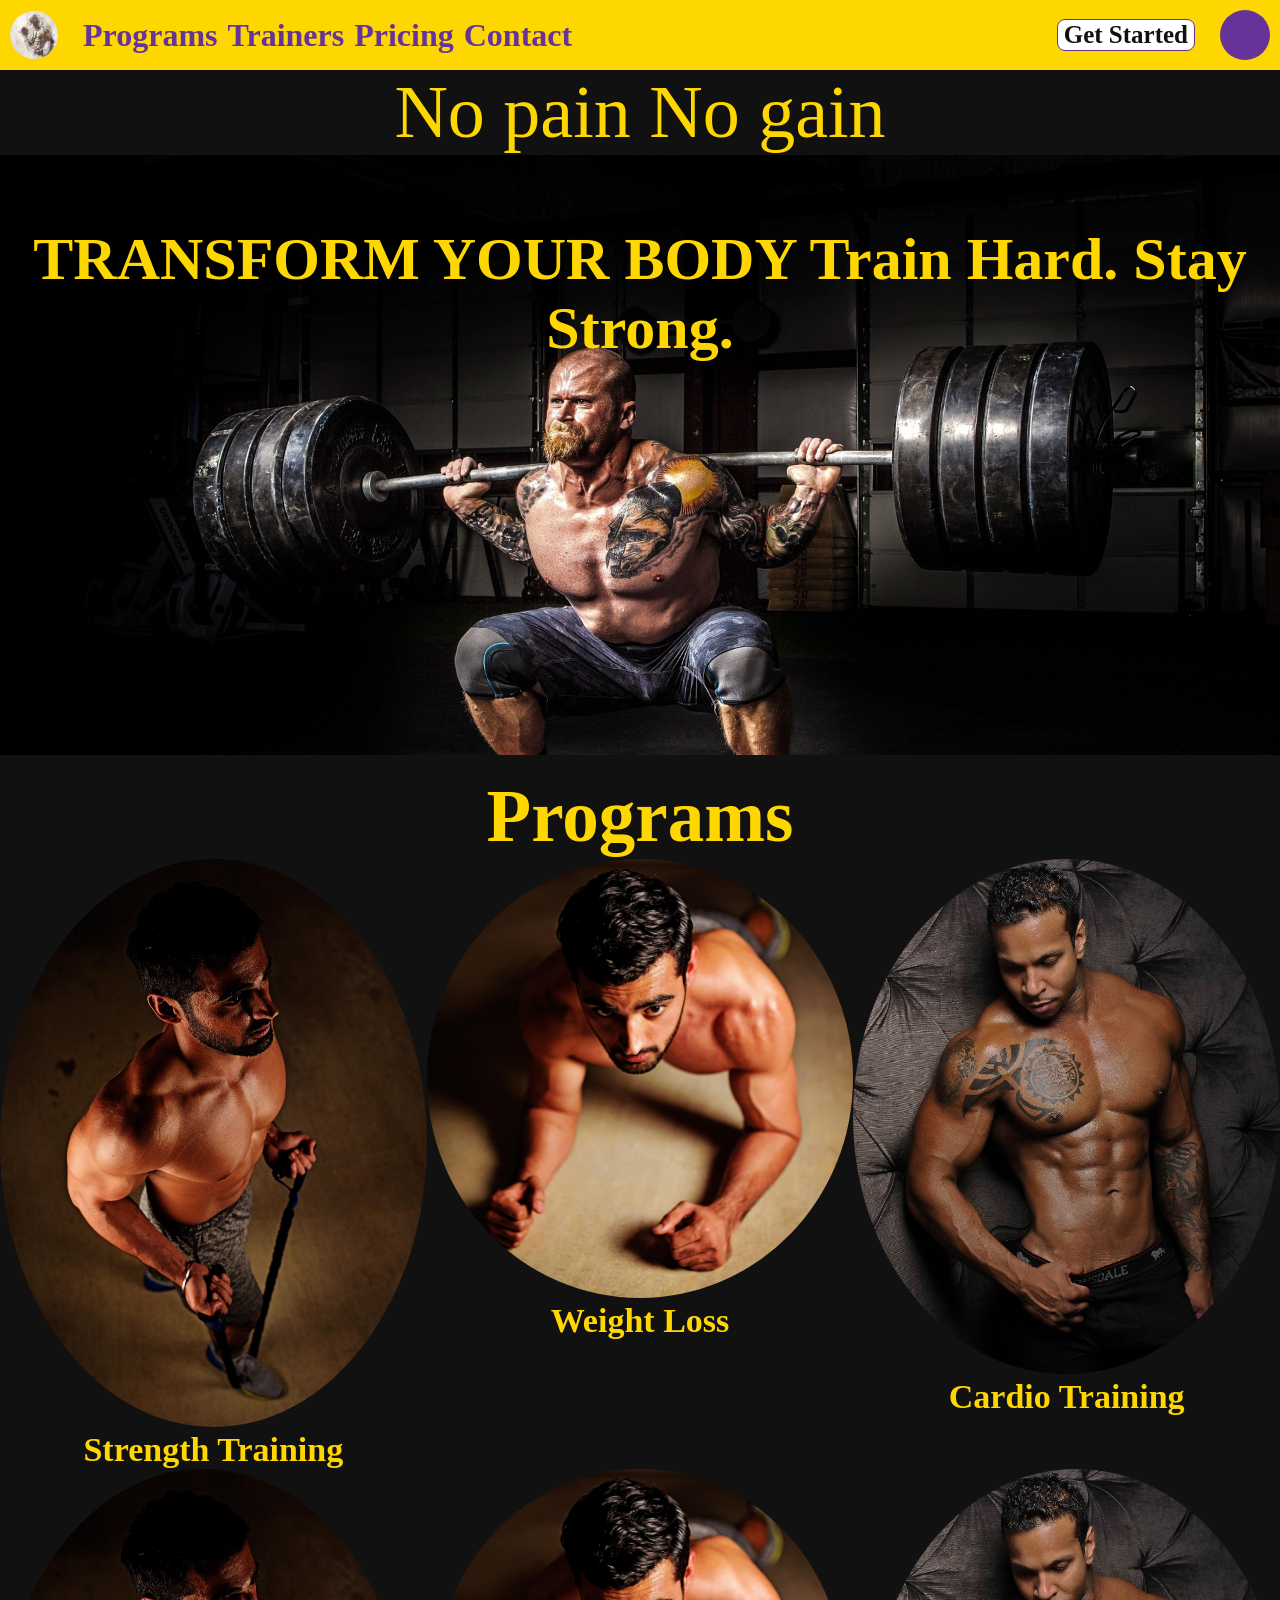
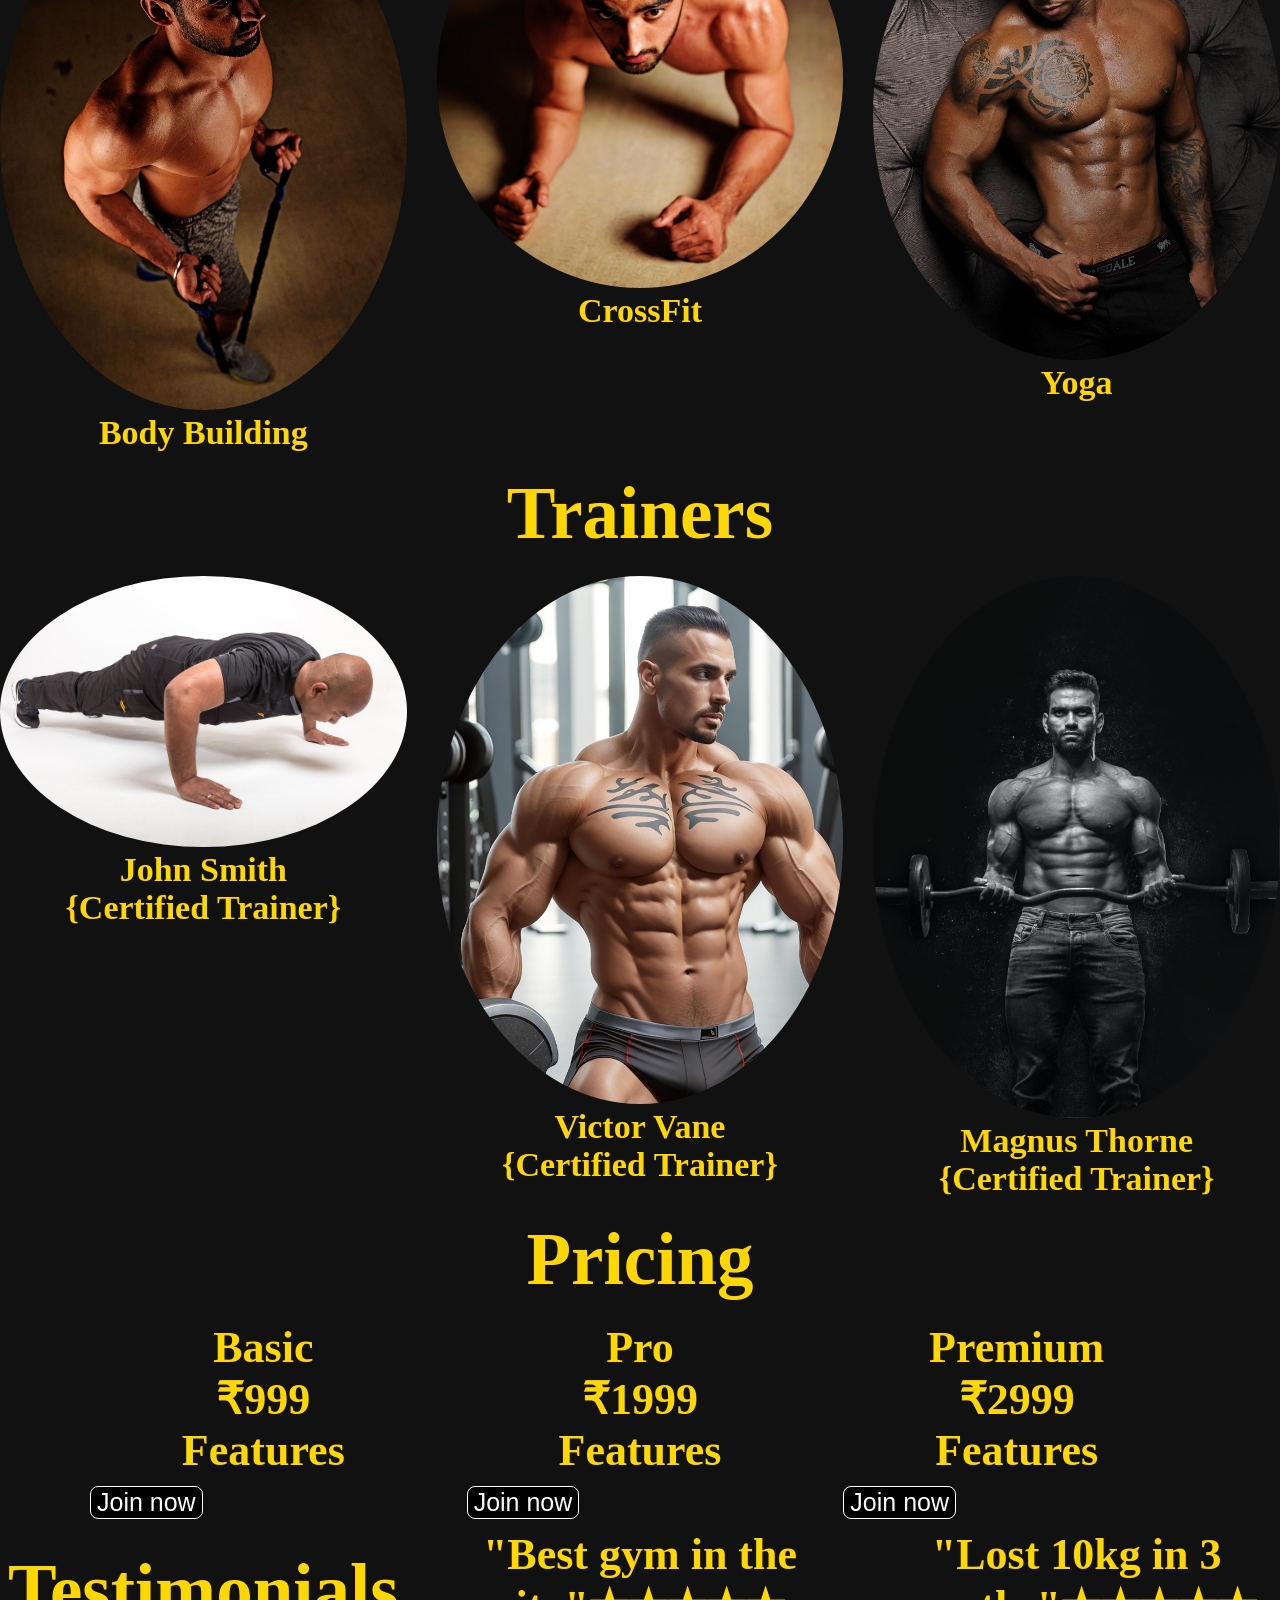
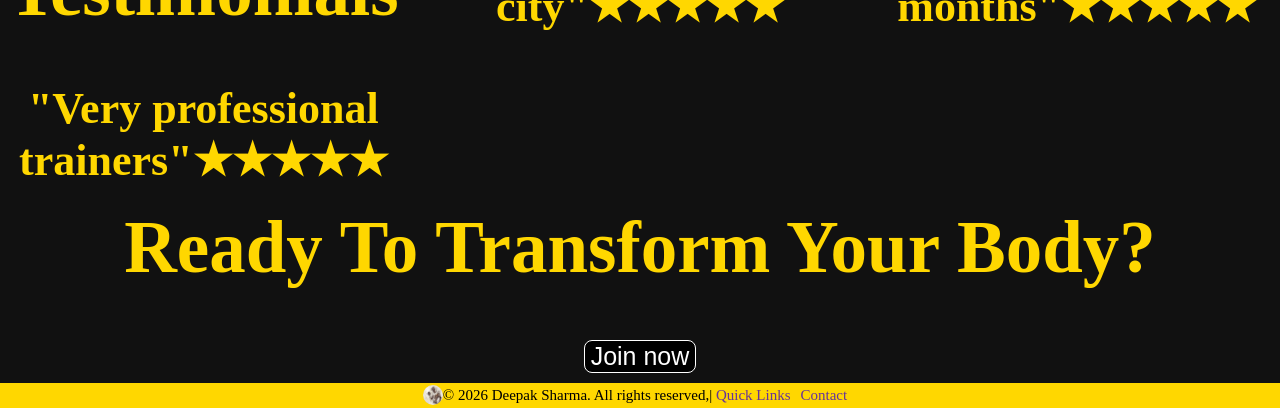
<file: index.html>
<!DOCTYPE html>
<html lang="en">
<head>
    <meta charset="UTF-8">
    <meta name="viewport" content="width=device-width, initial-scale=1.0">
    <title>Gym-Website</title>
    <link href="style.css" rel="stylesheet">
</head>
<body>
    <div class="header">
    <div class="left">
    <img src="gym.jpg" class="small-image">
    <ul>
        <li><a href="programs.html">Programs</a></li>
        <li><a href="#"><a href="trainers.html">Trainers</li></a>
        <li><a href="#"><a href="pricing.html">Pricing</li></a>
        <li><a href="#"><a href="contact.html">Contact</a></li>
    </ul>
    </div>
    <div class="right">
    <button class="start">Get Started</button>
    <div class="profile-image"></div>
    </div>
    </div>
    <div class="title"> No pain No gain</div>

    <div class="container">
    <div class="header2"> TRANSFORM YOUR BODY
Train Hard. Stay Strong.
    </div>
    </div>
   
      <div class="title1">Programs</div>
      <div class="container2">



    <div class="info">
    <img src="gym5.jpg" class="poster">
    <div class="text1">Strength Training</div>
    </div>
     <div class="info">
    <img src="gym6.jpg" class="poster">
    <div class="text1">Weight Loss</div>
    </div>
     <div class="info">
    <img src="gym8.jpg" class="poster">
    <div class="text1">Cardio Training</div>
    </div>
    </div>
   

      <div class="container3">

    <div class="info">
    <img src="gym5.jpg" class="poster">
    <div class="text1">Body Building</div>
    </div>
     <div class="info">
    <img src="gym6.jpg" class="poster">
    <div class="text1">CrossFit</div>
    </div>
     <div class="info">
    <img src="gym8.jpg" class="poster">
    <div class="text1">Yoga</div>
    </div>
    </div>
    <div class="title2">Trainers</div>

     <div class="container3">

    <div class="info">
    <img src="gym9.jpg" class="poster">
   
    <div class="text1">John Smith</div>
    <div class="text1">{Certified Trainer}</div>
    </div>
     <div class="info">
    <img src="gym14.jpg" class="poster">
    <div class="text1">Victor Vane</div>
     <div class="text1">{Certified Trainer}</div>
    </div>
     <div class="info">
    <img src="gym12.png" class="poster">
    <div class="text1">Magnus Thorne</div>
     <div class="text1">{Certified Trainer}</div>
    </div>
    </div>
     <div class="title2">Pricing</div>
     <div class="container4">

    <div class="info">
    <div class="text3">Basic</div>
     <div class="text3">₹999 </div>
      <div class="text3">Features</div>
      <button class="join">Join now</button>
    
    </div>
   
     <div class="info">
         <div class="text3">Pro</div>
          <div class="text3">₹1999 </div>
      <div class="text3">Features</div>
      <button class="join">Join now</button>
  
    </div>
     <div class="info">
         <div class="text3"> Premium</div>
          <div class="text3">₹2999 </div>
      <div class="text3">Features</div>
      <button class="join">Join now</button>
 
    </div>
    </div>
     <div class="conatiner5">
    <div class="title3">Testimonials</div>
    <div class="text3">"Best gym in the city"★★★★★</div>
    <div class="text3">"Lost 10kg in 3 months"★★★★★</div>
    <div class="text3">"Very professional trainers"★★★★★</div>
     </div>
     

       <div class="container6">
    
    <div class="title3">Ready To Transform Your Body?</div>
    <button class="join2">Join now</button>
     </div>
     <div class="footer">
       <img src="gym.jpg" class="small-image2">
  © 2026 Deepak Sharma. All rights reserved,
   <div class="links">| <a href="index.html">Quick Links</a></div>
   <div class="links"><a href="contact.html">Contact</div>
     </div>
    


       
   
</body>
</html>
</file>
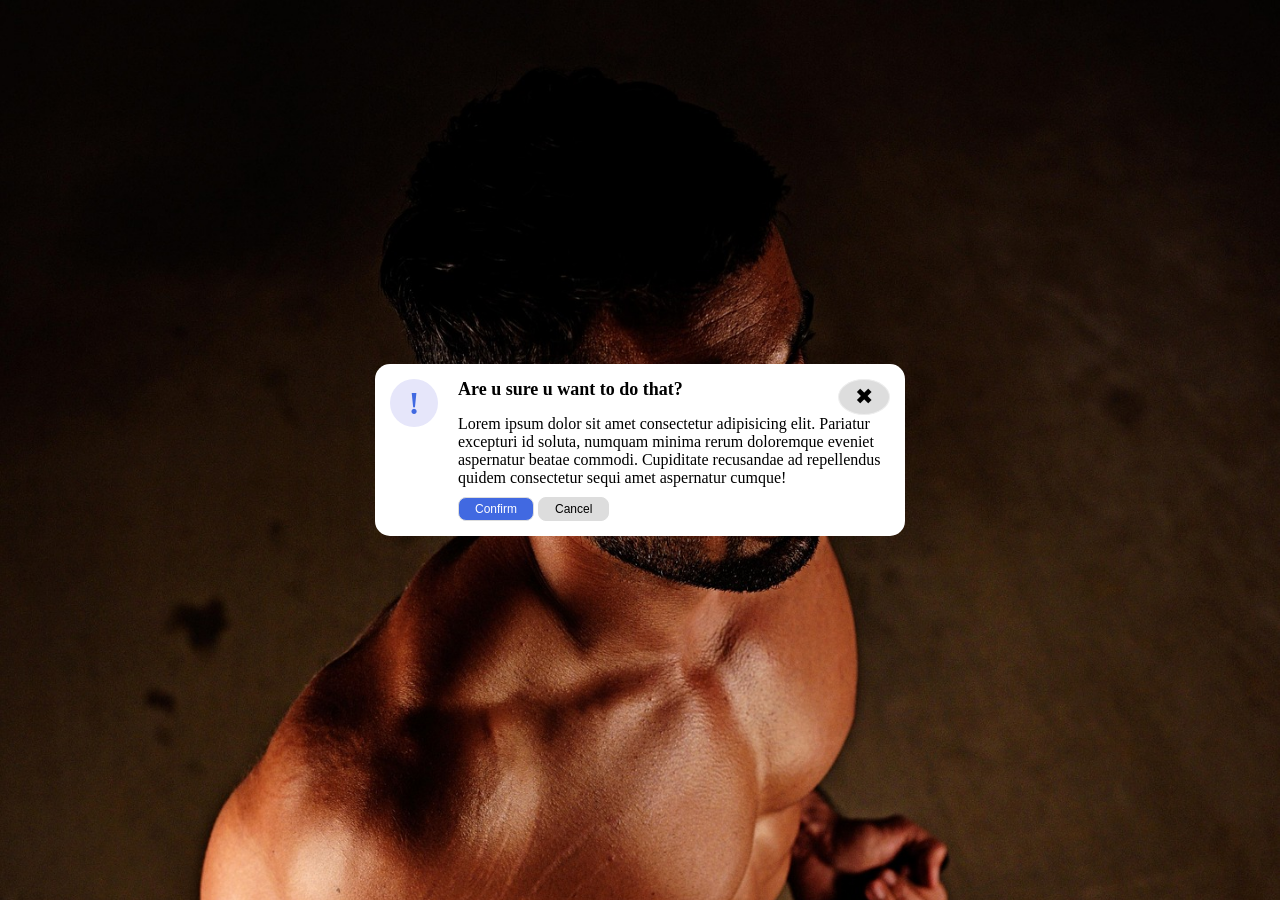
<file: box2.html>
<!DOCTYPE html>
<html lang="en">
<head>
    <meta charset="UTF-8">
    <meta name="viewport" content="width=device-width, initial-scale=1.0">
    <title>Box</title>
    <link href="style7.css" rel="stylesheet">
</head>
<body>
     <div class="modal">
    <div class="icon">!</div>

    <div class="container">
    <div class="header">Are u sure u want to do that?
    <button class="close-button">✖</button>
    </div>
    <div class="text">Lorem ipsum dolor sit amet consectetur adipisicing elit. Pariatur excepturi id soluta, numquam minima rerum doloremque eveniet aspernatur beatae commodi. Cupiditate recusandae ad repellendus quidem consectetur sequi amet aspernatur cumque!</div>
    <a href="index.html"> <button class="confirm">Confirm</a></button>
     <a href="programs.html"><button class="cancel">Cancel</a></button>
     </div>
     </div>
     

    
    
</body>
</html>
</file>
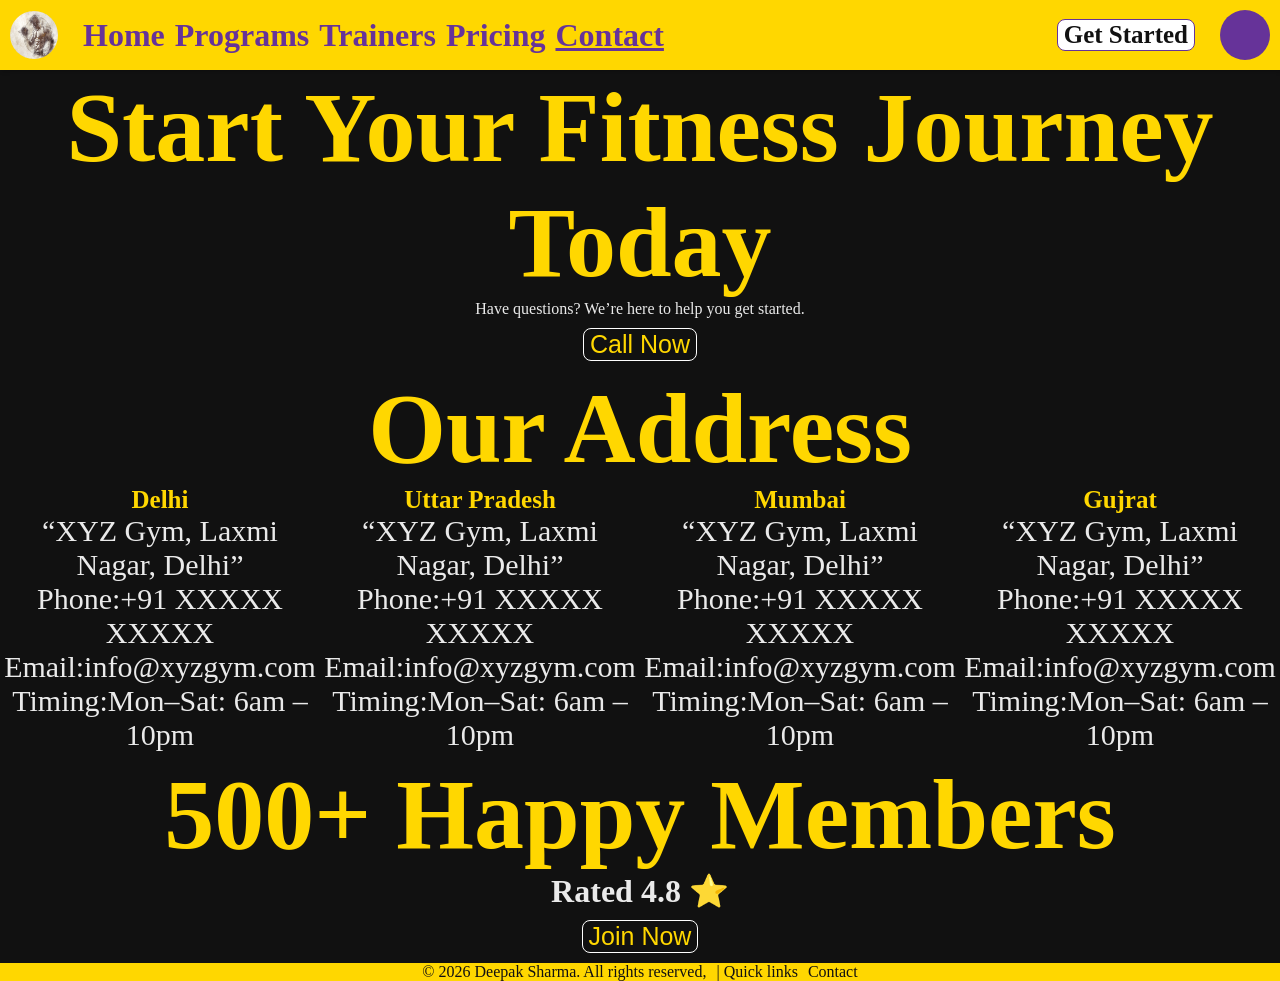
<file: contact.html>
<!DOCTYPE html>
<html lang="en">
<head>
    <meta charset="UTF-8">
    <meta name="viewport" content="width=device-width, initial-scale=1.0">
    <title>Contact</title>
    <link href="style6.css" rel="stylesheet">
</head>
<body>
        <div class="header">
    <div class="left">
    <img src="gym.jpg" class="small-image">
    <ul>
         <li><a href="index.html">Home</li></a>
        <li><a href="programs.html">Programs</a></li>
        <li><a href="trainers.html">Trainers</a></li></a>
        <li><a href="pricing.html">Pricing</a></li></a>
       <ins><li><a href="contact.html">Contact</a></li></ins>
    
    </ul>
    </div>
    <div class="right">
    <button class="start">Get Started</button>
    <div class="profile-image"></div>
    </div>
    </div>
    <div class="container">
    <div class="title">Start Your Fitness Journey Today</div>
    <div class="text">Have questions? We’re here to help you get started.</div>
    </div>
    
    <button class="join">Call Now</button>
    <div class="title">Our Address</div>

    <div class="container2">
    <div class="info">
          <div class="title2">Delhi</div>
    <div class="text">“XYZ Gym, Laxmi Nagar, Delhi”</div>
    <div class="text">Phone:+91 XXXXX XXXXX</div>
    <div class="text">Email:info@xyzgym.com</div>
    <div class="text">Timing:Mon–Sat: 6am – 10pm</div>
    </div>

     <div class="info">
          <div class="title2">Uttar Pradesh</div>
    <div class="text">“XYZ Gym, Laxmi Nagar, Delhi”</div>
    <div class="text">Phone:+91 XXXXX XXXXX</div>
    <div class="text">Email:info@xyzgym.com</div>
    <div class="text">Timing:Mon–Sat: 6am – 10pm</div>
    </div>

      <div class="info">
    <div class="title2">Mumbai</div>
    <div class="text">“XYZ Gym, Laxmi Nagar, Delhi”</div>
    <div class="text">Phone:+91 XXXXX XXXXX</div>
    <div class="text">Email:info@xyzgym.com</div>
    <div class="text">Timing:Mon–Sat: 6am – 10pm</div>
    </div>

      <div class="info">
          <div class="title2">Gujrat</div>
    <div class="text">“XYZ Gym, Laxmi Nagar, Delhi”</div>
    <div class="text">Phone:+91 XXXXX XXXXX</div>
    <div class="text">Email:info@xyzgym.com</div>
    <div class="text">Timing:Mon–Sat: 6am – 10pm</div>
    </div>
    </div>
    <div class="container3">
    <div class="title">500+ Happy Members</div>
    <div class="text2">Rated 4.8 ⭐</div>
    <button class="join">Join Now</button>
    </div>
     <div class="footer"> © 2026 Deepak Sharma. All rights reserved,
    <div class="links">| Quick links</div>
    <div class="links">Contact</div>
    </div>
    

</body>
</html>
</file>
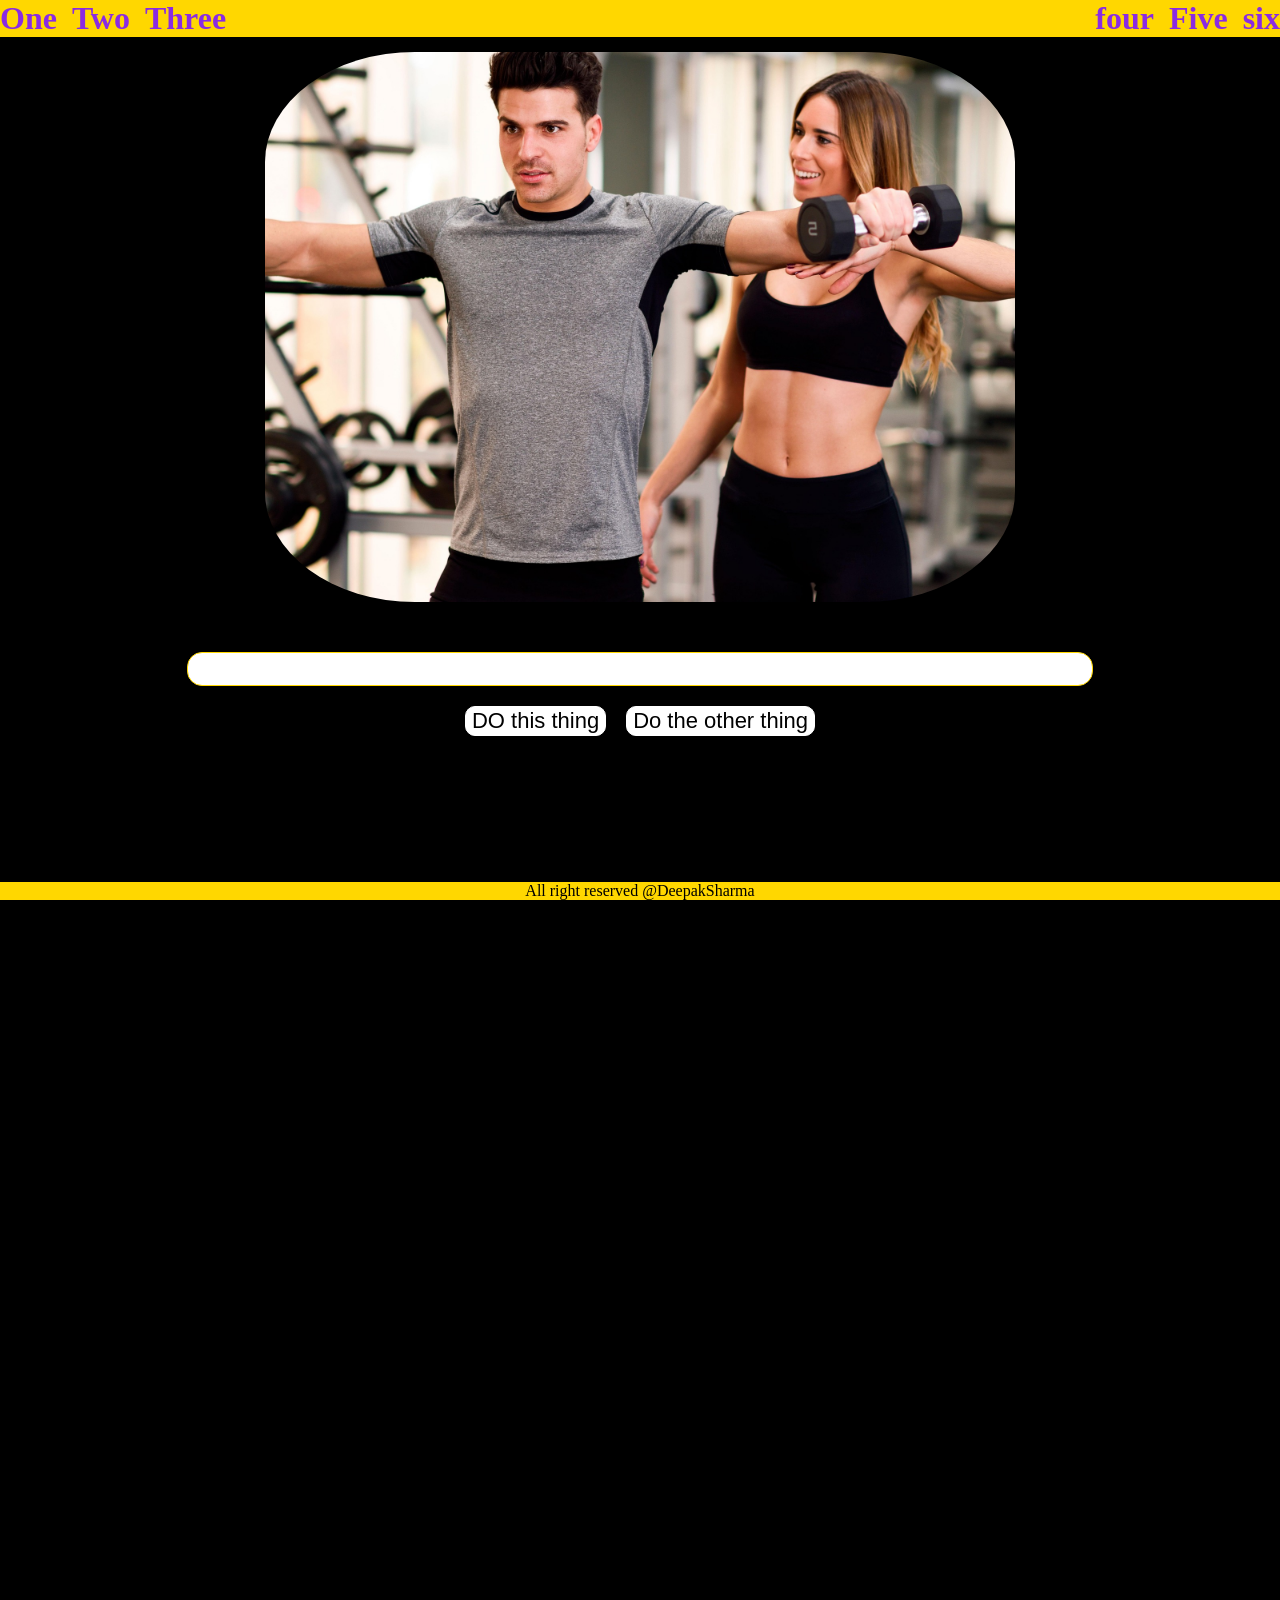
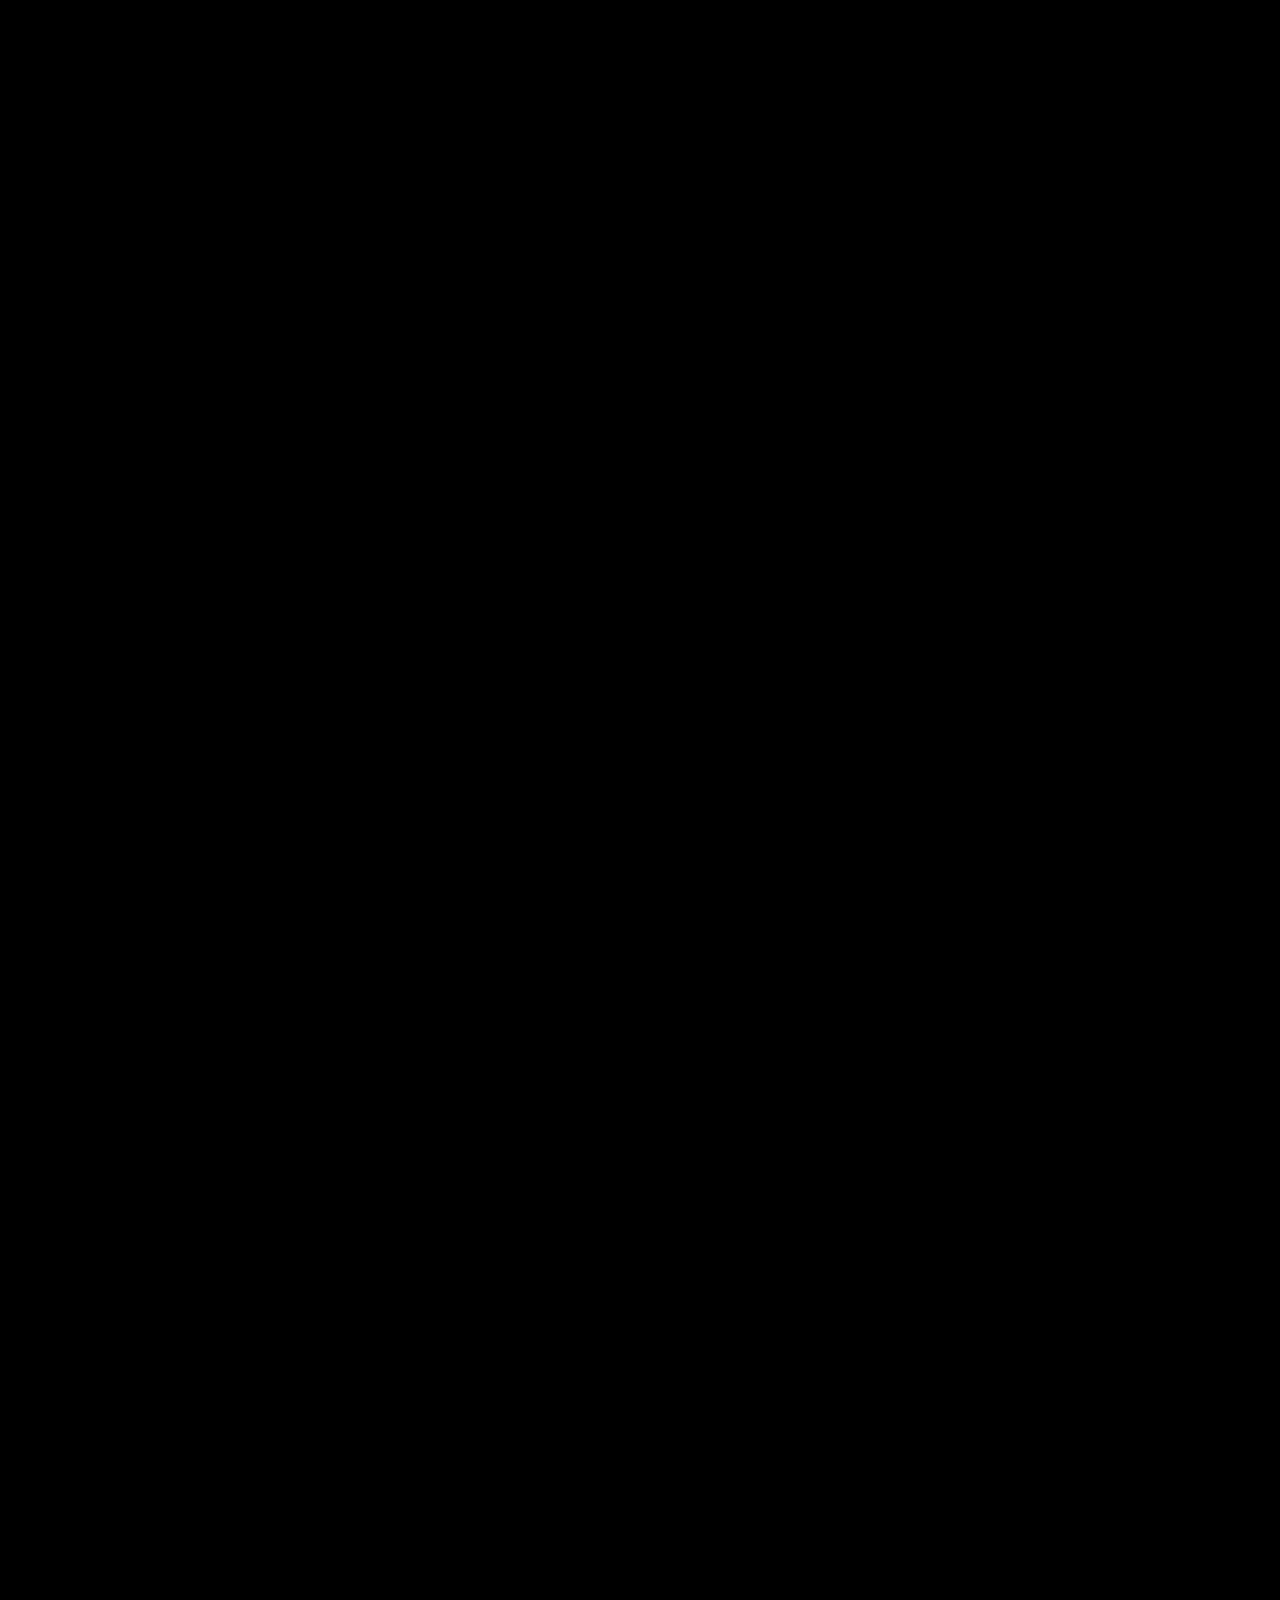
<file: modal.html>
<!DOCTYPE html>
<html lang="en">
<head>
    <meta charset="UTF-8">
    <meta name="viewport" content="width=device-width, initial-scale=1.0">
    <title>Modal</title>
    <link href="style8.css" rel="stylesheet">
</head>
<body>
    <div class="header">
    <ul class="left">
    <li><a href="#">One</a></li>
    <li><a href="#">Two</a></li>
    <li><a href="#">Three</a></li>
    </ul>
    <ul class="right">
    <li><a href="#">four</a></li>
    <li><a href="#">Five</a></li>
    <li><a href="#">six</a></li>
    </ul>
    </div>
    <div class="container">
    <img src="gym13.jpg" class="poster">
    <div class="input">
    <input type="text">
    </div>
    <div class="buttons">
    <button>DO this thing</button>
    <button>Do the other thing</button>
    </div>
    </div>
    
    <div class="footer">
        All right reserved @DeepakSharma</div>
        

</body>
</html>
</file>
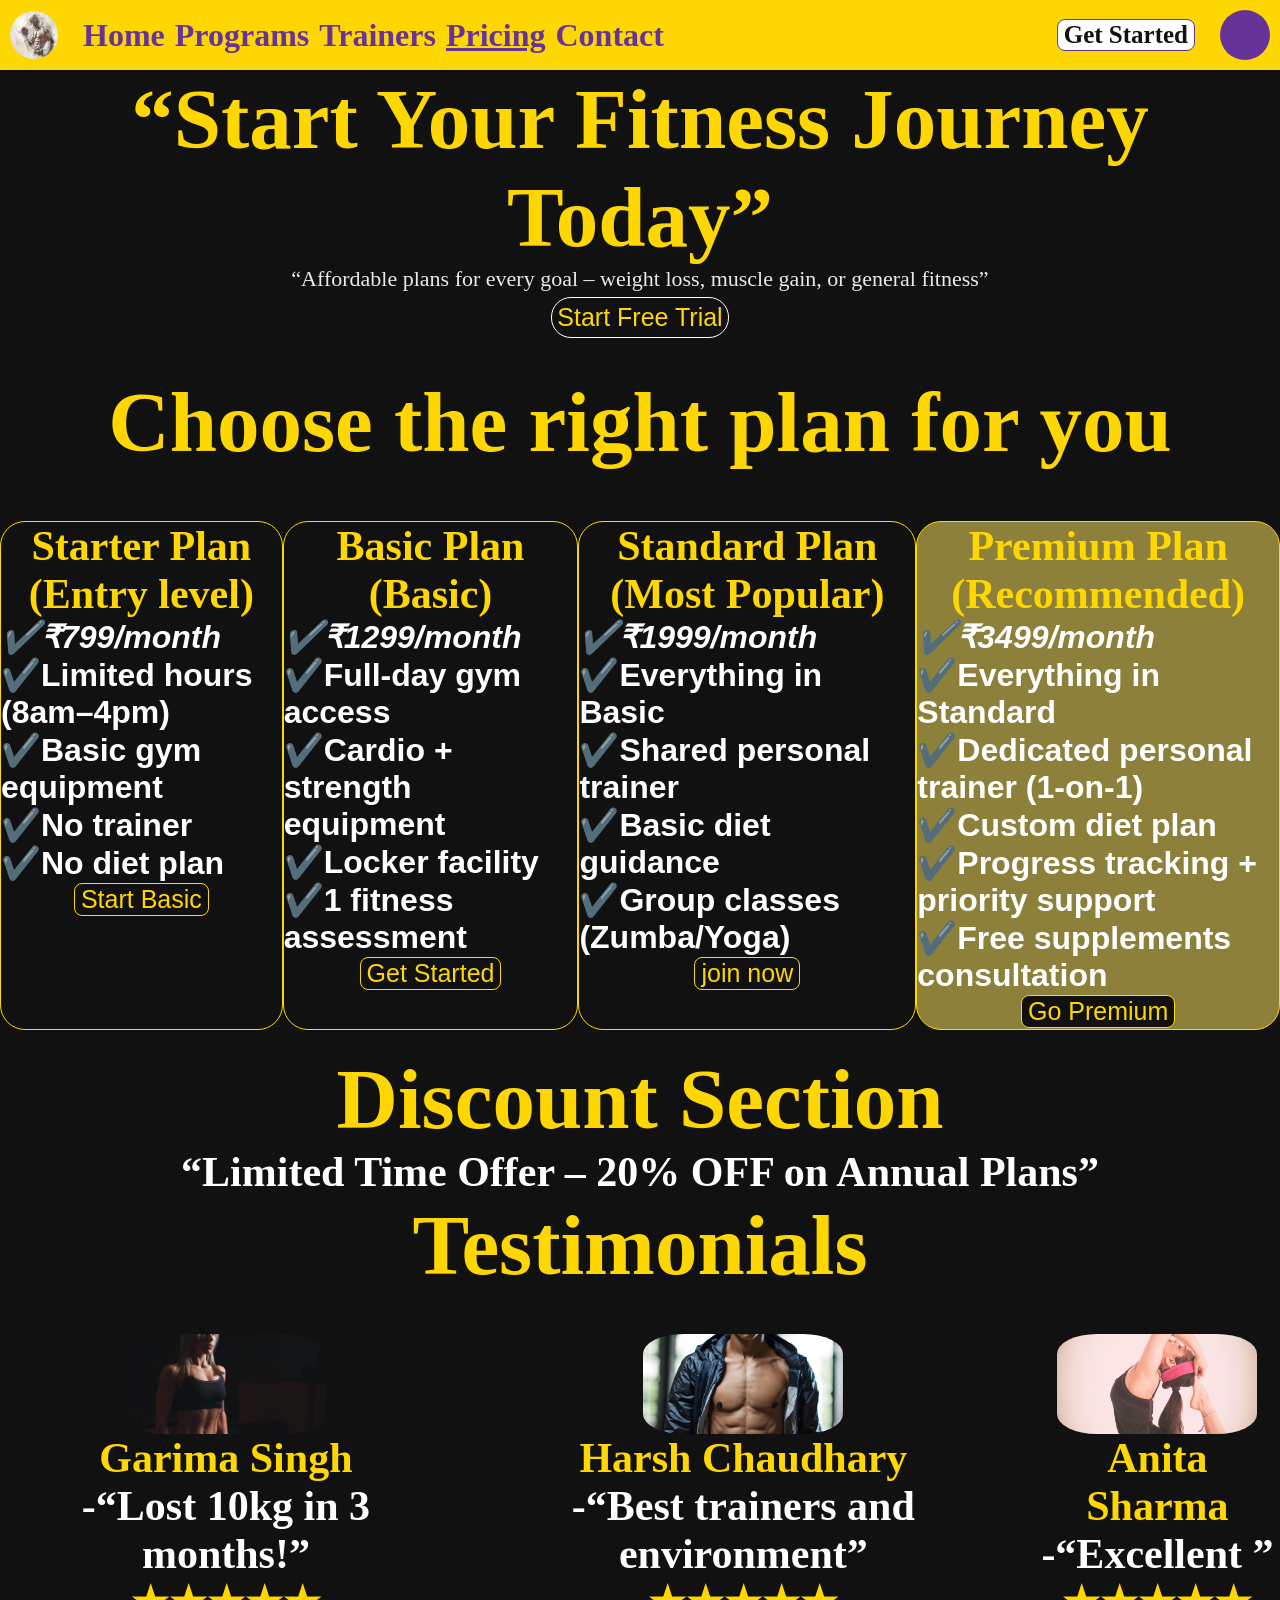
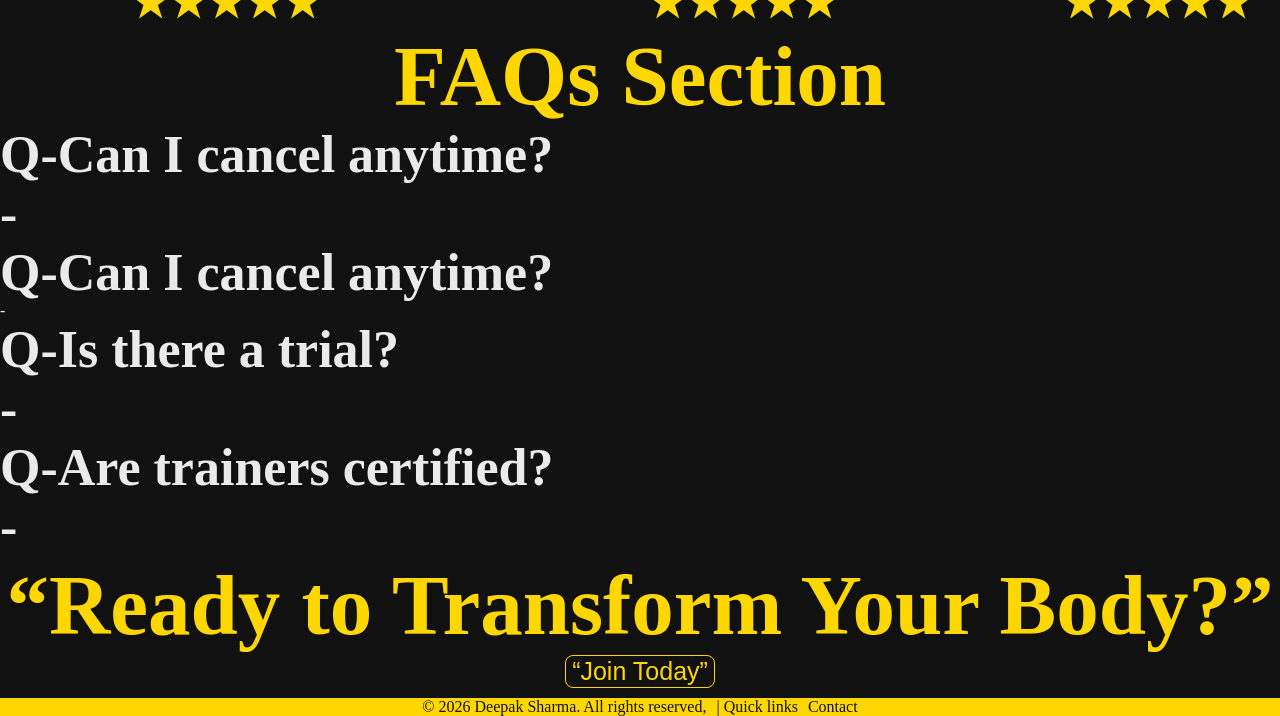
<file: pricing.html>
<!DOCTYPE html>
<html lang="en">
<head>
    <meta charset="UTF-8">
    <meta name="viewport" content="width=device-width, initial-scale=1.0">
    <title>Pricing</title>
    <link href="style5.css" rel="stylesheet">
</head>
<body>
     <div class="header">
    <div class="left">
    <img src="gym.jpg" class="small-image">
    <ul>
         <li><a href="index.html">Home</li></a>
        <li><a href="programs.html">Programs</a></li>
        <li><a href="trainers.html">Trainers</a></li></a>
       <ins><a href="pricing.html">Pricing</a></li></a></ins>
        <li><a href="contact.html">Contact</a></li>
    
    </ul>
    </div>
    <div class="right">
    <button class="start">Get Started</button>
    <div class="profile-image"></div>
    </div>
    </div>
    <div class="container">
    <div class="title">“Start Your Fitness Journey Today”</div>
    <div class="title2">“Affordable plans for every goal – weight loss, muscle gain, or general fitness”</div>
    <button class="join">Start Free Trial</button>
    </div>
     <div class="title">Choose the right plan for you</div>
    <div class="container2">
    <div class="info">
    <div class="text">Starter Plan (Entry level)</div>
    <ul class="basic">
        <i>✔️₹799/month</i>
        <li>✔️Limited hours (8am–4pm)</li>
        <li>✔️Basic gym equipment</li>
        <li>✔️No trainer</li>
        <li>✔️No diet plan</li>

    </ul>
    <button class="join2">Start Basic</button>
    </div>

    <div class="info">
    <div class="text">Basic Plan (Basic)</div>
    <ul class="basic">
        <i>✔️₹1299/month</i>
        <li>✔️Full-day gym access</li>
        <li>✔️Cardio + strength equipment</li>
        <li>✔️Locker facility</li>
        <li>✔️1 fitness assessment</li>

    </ul>
    <button class="join2">Get Started</button>
    </div>

    <div class="info">
    <div class="text">Standard Plan (Most Popular)</div>
    <ul class="basic">
        <i>✔️₹1999/month</i>
        <li>✔️Everything in Basic</li>
        <li>✔️Shared personal trainer</li>
        <li>✔️Basic diet guidance</li>
        <li>✔️Group classes (Zumba/Yoga)</li>

    </ul>
    <button class="join2">join now</button>
    </div>

    <div class="info2">
    <div class="text">Premium Plan (Recommended)</div>
    <ul class="basic">
        <i>✔️₹3499/month</i>
        <li>✔️Everything in Standard</li>
        <li>✔️Dedicated personal trainer (1-on-1)</li>
        <li>✔️Custom diet plan</li>
        <li>✔️Progress tracking + priority support</li>
        <li>✔️Free supplements consultation</li>

    </ul>
    <button class="join2">Go Premium</button>
    </div>
    </div>
    <div class="container3">
    <div class="title">Discount Section</div>
    <div class="text2">“Limited Time Offer – 20% OFF on Annual Plans”</div>
    </div>

    <div class="title">Testimonials</div>
    <div class="container4">
    <div class="info3">
    <img src="testimony.jpg" class="poster">
    <div class="text">Garima Singh</div>
    <div class="text2">-“Lost 10kg in 3 months!”</div>
    <div class="text">★★★★★</div>
    </div>
    <div class="info3">
    <img src="testimony4.jpg" class="poster">
    <div class="text">Harsh Chaudhary</div>
    <div class="text2">-“Best trainers and environment”</div>
    <div class="text">★★★★★</div>
    </div>
     <div class="info3">
    <img src="testimony2.jpg" class="poster">
    <div class="text">Anita Sharma</div>
    <div class="text2">-“Excellent ”</div>
    <div class="text">★★★★★</div>
    </div>
    </div>

    <div class="conatiner5">
    <div class="title">FAQs Section</div>
    <div class="text3">Q-Can I cancel anytime?</div>
    <div class="text3">- </div>
    <div class="text3">Q-Can I cancel anytime?</div>
     <div class="tex3t">-</div>
    <div class="text3">Q-Is there a trial?</div>
    <div class="text3">-</div>
    <div class="text3">Q-Are trainers certified?</div>
    <div class="text3">-</div>
    </div>
    <div class="container6">
    <div class="title">“Ready to Transform Your Body?”</div>
    <button class="join3">“Join Today”</button>
    </div>
    <div class="footer"> © 2026 Deepak Sharma. All rights reserved,
    <div class="links">| Quick links</div>
    <div class="links">Contact</div>
    </div>
    

    


    
    

</body>
</html>
</file>
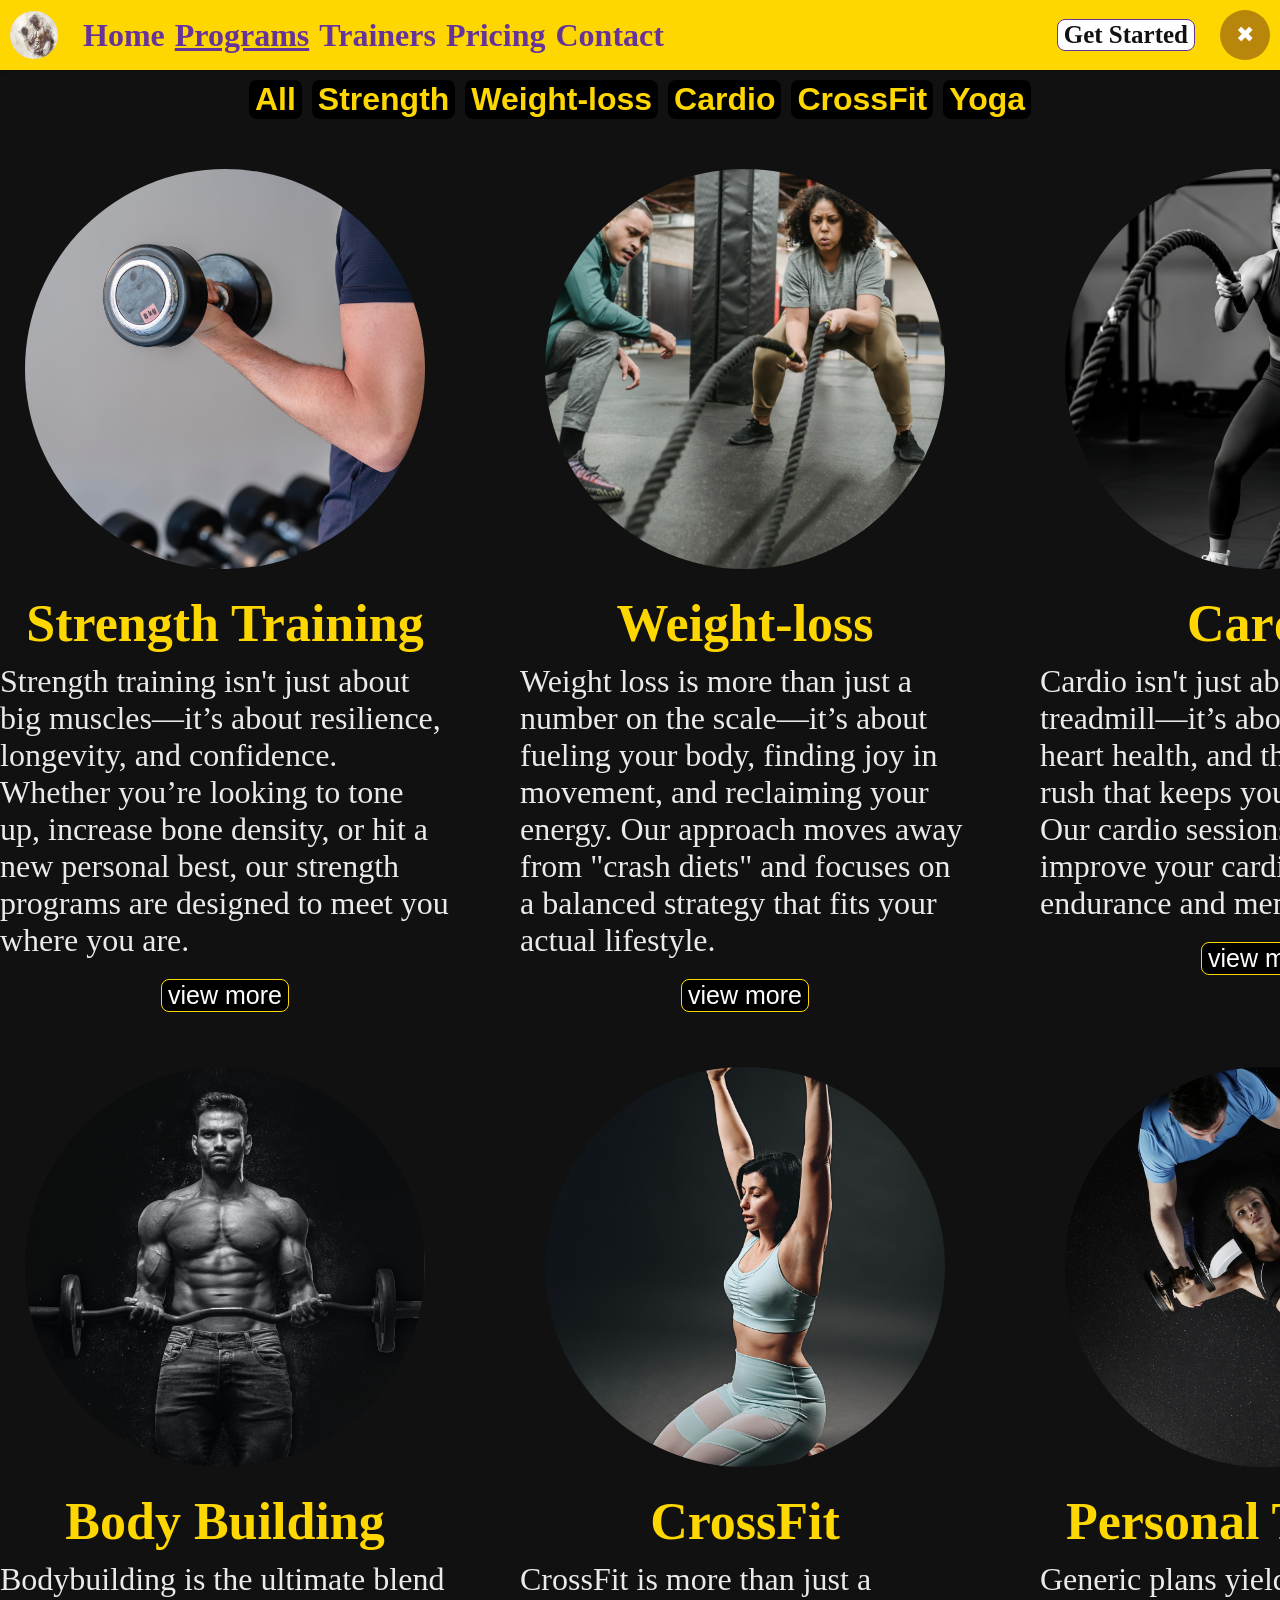
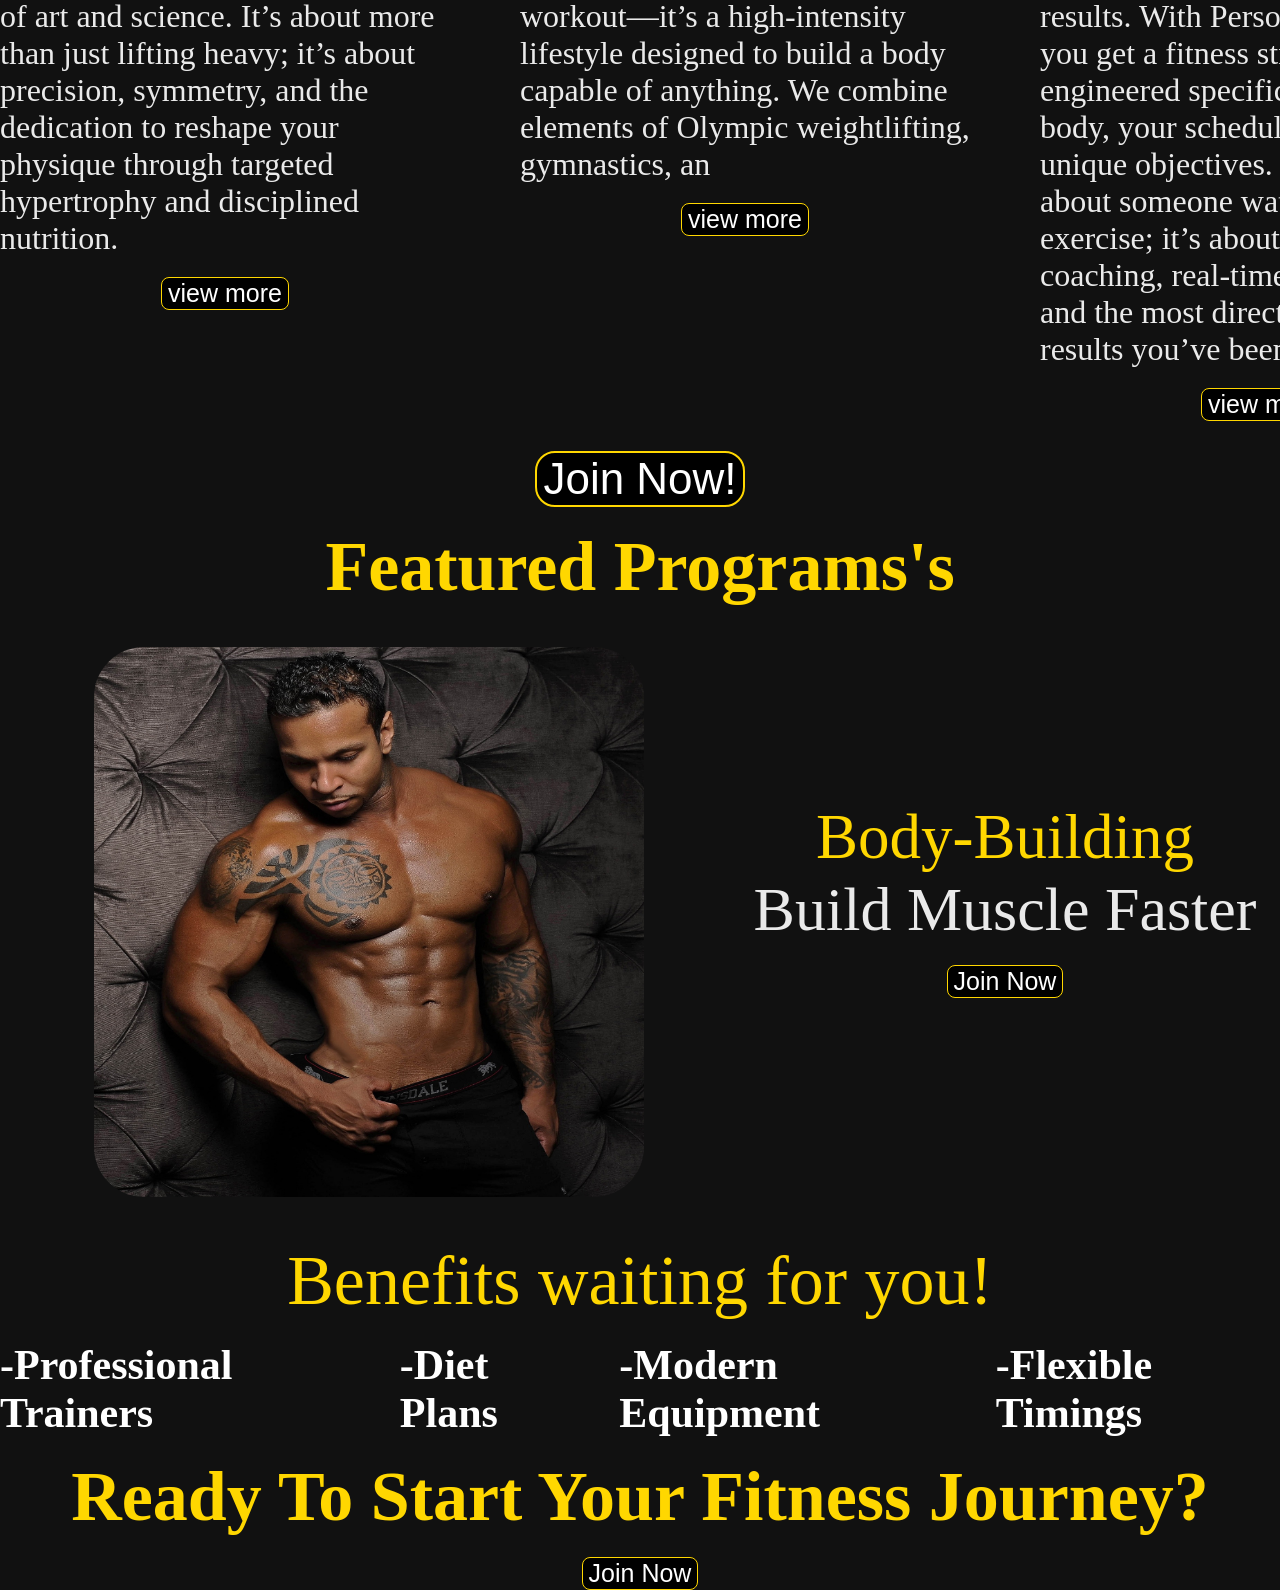
<file: programs.html>
<!DOCTYPE html>
<html lang="en">
<head>
    <meta charset="UTF-8">
    <meta name="viewport" content="width=device-width, initial-scale=1.0">
    <title>Programs</title>
    <link href="style2.css" rel="stylesheet">
</head>
<body>
     <div class="header">
    <div class="left">
    <img src="gym.jpg" class="small-image">
    <ul>
        <li><a href="index.html">Home</li></a>
        <ins> <li><a href="#">Programs</li></a></ins>
        <li><a href="#"><a href="trainers.html">Trainers</li></a>
        <li><a href="#"><a href="pricing.html">Pricing</li></a>
        <li><a href="#"><a href="contact.html">Contact</a></li>
    </ul>
    </div>
    <div class="right">
    <button class="start">Get Started</button>
    <div class="profile-image"><a href="box2.html">✖</a></div>
    </div>
    </div>
    <div class="header2">
    <ul>
        <li><button><a href="#"> All</a></button></li>
          <li><button><a href="strength.html"> Strength</a></button></li>
            <li> <button><a href="#">Weight-loss</a></button></li>
              <li> <button><a href="#">Cardio</a></button></li>
                <li><button> <a href="#">CrossFit</a></button></li>
                  <li><button> <a href="#">Yoga</a></button></li>

    </ul>
    </div>

    <div class="container">
    <div class="info">
    <img src="strength.jpg" class="poster">
    <div class="text">Strength Training</div>
    <div class="text2">Strength training isn't just about big muscles—it’s about resilience, longevity, and confidence. Whether you’re looking to tone up, increase bone density, or hit a new personal best, our strength programs are designed to meet you where you are.</div>
     <button class="join"><a href="strength.html">view more</a></button>
    </div>
  

     <div class="info">
    <img src="weightloss.jpg" class="poster">
    <div class="text">Weight-loss</div>
    <div class="text2">Weight loss is more than just a number on the scale—it’s about fueling your body, finding joy in movement, and reclaiming your energy. Our approach moves away from "crash diets" and focuses on a balanced strategy that fits your actual lifestyle.</div>
     <button class="join">view more</button>
    </div>
     <div class="info">
    <img src="cardio.jpg" class="poster">
    <div class="text">Cardio</div>
    <div class="text2">Cardio isn't just about the treadmill—it’s about stamina, heart health, and the endorphin rush that keeps you coming back. Our cardio sessions are built to improve your cardiovascular endurance and mental clarity.</div>
     <button class="join">view more</button>
     </div>
    </div>

      <div class="container2">
    <div class="info">
    <img src="gym12.png" class="poster">
    <div class="text">Body Building</div>
    <div class="text2">Bodybuilding is the ultimate blend of art and science. It’s about more than just lifting heavy; it’s about precision, symmetry, and the dedication to reshape your physique through targeted hypertrophy and disciplined nutrition.</div>
      <button class="join">view more</button>
    </div>
     <div class="info">
    <img src="weight-loss.jpg" class="poster">
    <div class="text">CrossFit</div>
    <div class="text2">CrossFit is more than just a workout—it’s a high-intensity lifestyle designed to build a body capable of anything. We combine elements of Olympic weightlifting, gymnastics, an</div>
      <button class="join">view more</button>
    </div>
     <div class="info">
    <img src="gym10.jpg" class="poster">
    <div class="text">Personal Training</div>
    <div class="text2">Generic plans yield generic results. With Personal Training, you get a fitness strategy engineered specifically for your body, your schedule, and your unique objectives. This isn't just about someone watching you exercise; it’s about professional coaching, real-time adjustments, and the most direct path to the results you’ve been chasing.</div>
      <button class="join">view more</button>
     </div>
    </div>
    <button class="join3">Join Now!</button>
    <div class="title">Featured Programs's</div>

     <div class="container3">
    <div class="info7">
    <img src="gym8.jpg" class="poster2">
    </div>

     <div class="info7">
     <div class="text8">Body-Building</div>
    <div class="text7">Build Muscle Faster</div>
      <button class="join">Join Now</button>
    </div>
     </div>
     <div class="container4">
      <div class="title3"> Benefits waiting for you!</div>
      <ul class="benefits">
      <li>-Professional Trainers</li>
       <li>-Diet Plans</li>
        <li>-Modern Equipment</li>
         <li>-Flexible Timings</li>
      </ul>
     </div>
     <div class="title4">Ready To Start Your Fitness Journey?</div>
       <button class="join">Join Now</button>
     
    

</body>
</html>
</file>
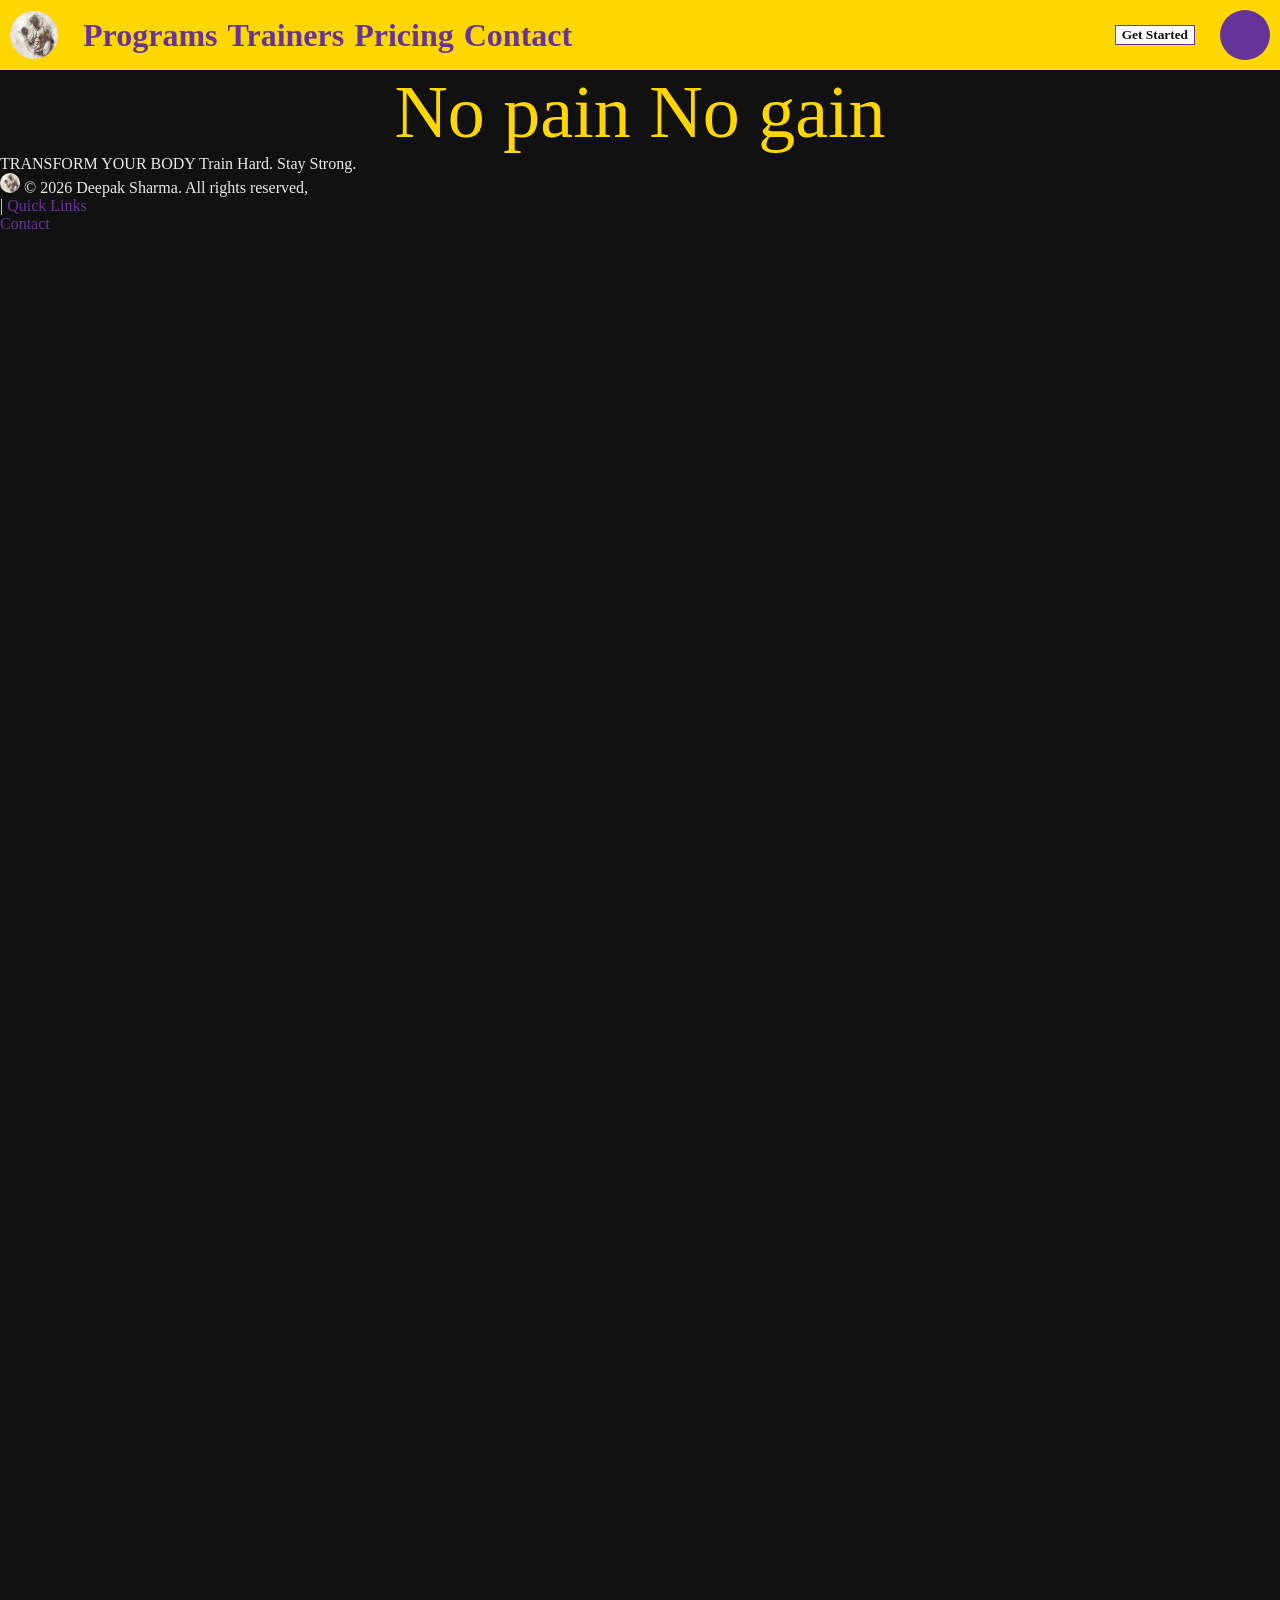
<file: strength.html>
<!DOCTYPE html>
<html lang="en">
<head>
    <meta charset="UTF-8">
    <meta name="viewport" content="width=device-width, initial-scale=1.0">
    <title>Strenght Training Program</title>
    <link href="style9.css" rel="stylesheet">
</head>
<body>
      <div class="header">
    <div class="left">
    <img src="gym.jpg" class="small-image">
    <ul>
        <li><a href="programs.html">Programs</a></li>
        <li><a href="#"><a href="trainers.html">Trainers</li></a>
        <li><a href="#"><a href="pricing.html">Pricing</li></a>
        <li><a href="#"><a href="contact.html">Contact</a></li>
    </ul>
    </div>
    <div class="right">
    <button class="start">Get Started</button>
    <div class="profile-image"></div>
    </div>
    </div>
    <div class="title"> No pain No gain</div>

    <div class="container">
    <div class="header2"> TRANSFORM YOUR BODY
Train Hard. Stay Strong.
    </div>
    </div>
     <div class="footer">
       <img src="gym.jpg" class="small-image2">
  © 2026 Deepak Sharma. All rights reserved,
   <div class="links">| <a href="index.html">Quick Links</a></div>
   <div class="links"><a href="contact.html">Contact</div>
     </div>
</body>
</html>
</file>
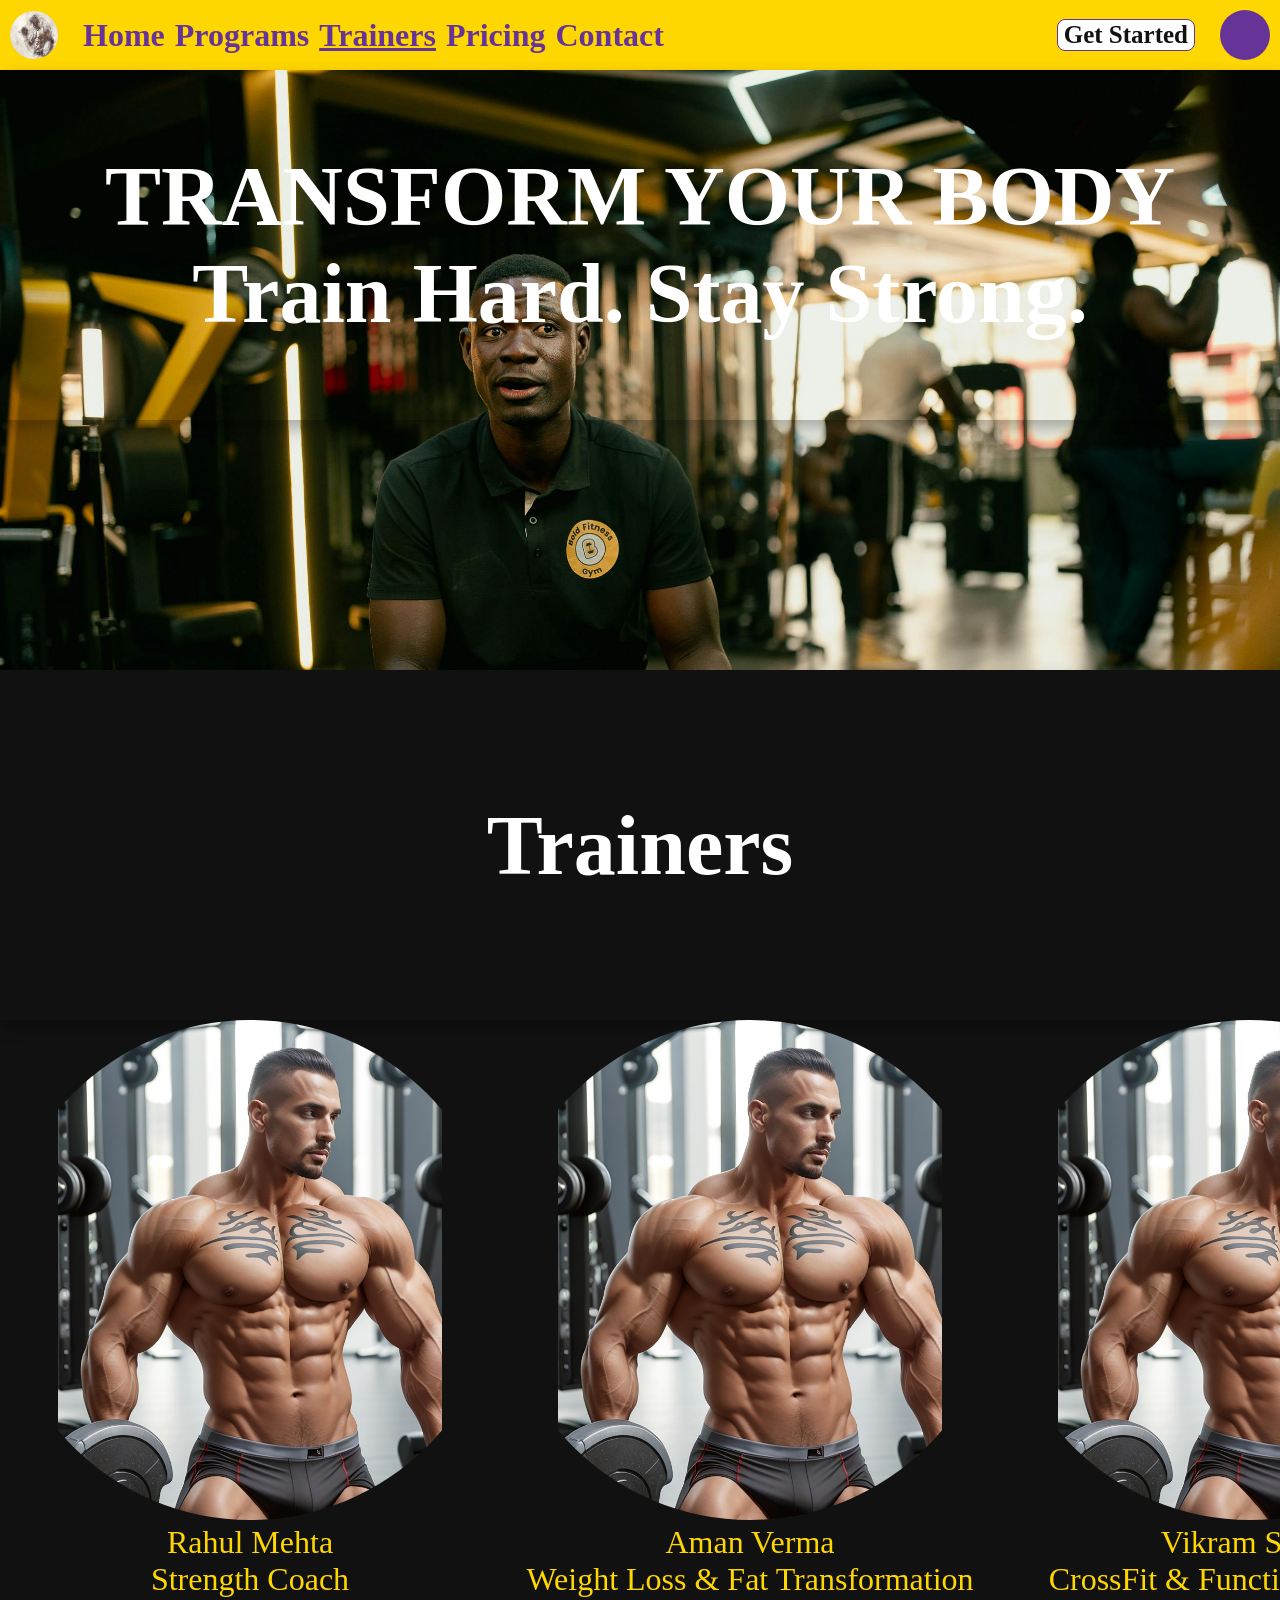
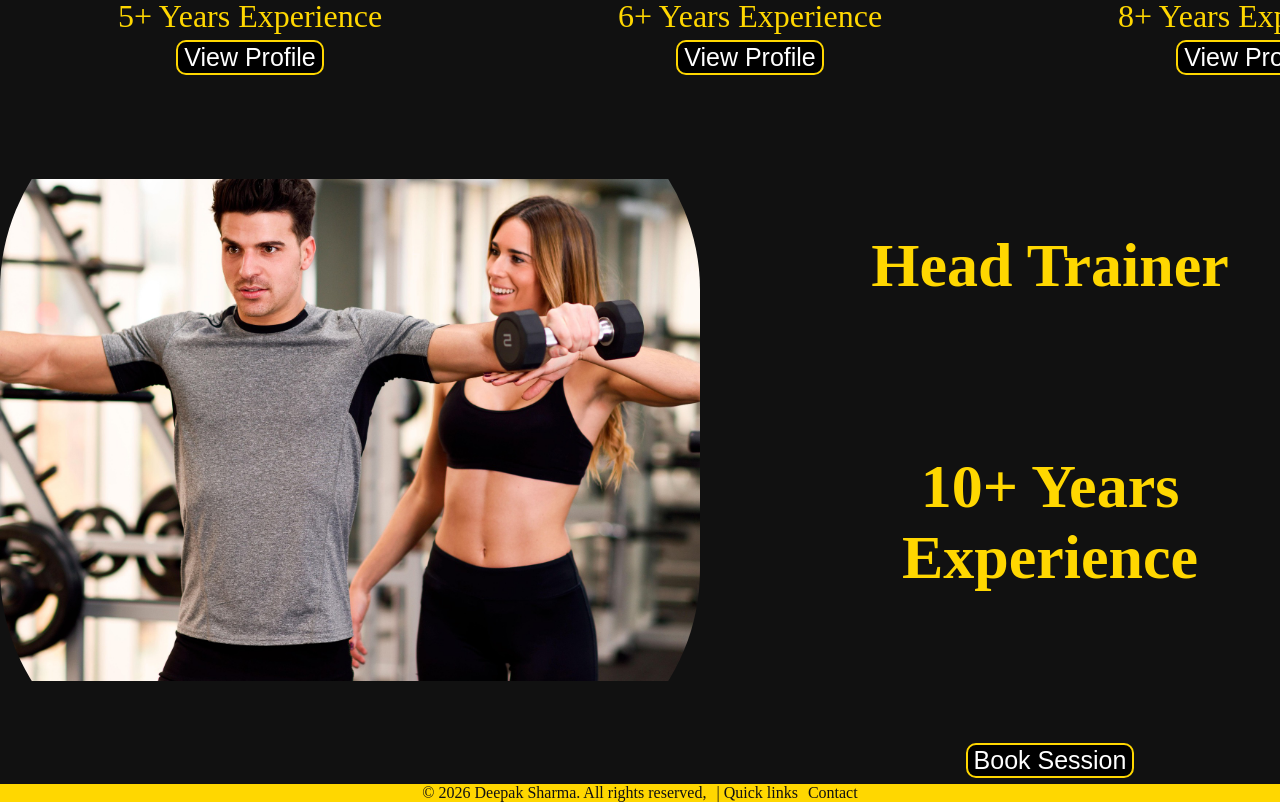
<file: trainers.html>
<!DOCTYPE html>
<html lang="en">
<head>
    <meta charset="UTF-8">
    <meta name="viewport" content="width=device-width, initial-scale=1.0">
    <title>Trainers</title>
    <link href="style3.css" rel="stylesheet">
</head>
<body>
     <div class="header">
    <div class="left">
    <img src="gym.jpg" class="small-image">
    <ul>
         <li><a href="index.html">Home</li></a>
        <li><a href="programs.html">Programs</a></li>
        <ins><li><a href="trainers.html">Trainers</li></a></ins>
        <li><a href="pricing.html">Pricing</li></a>
        <li><a href="contact.html">Contact</a></li>
    
    </ul>
    </div>
    <div class="right">
    <button class="start">Get Started</button>
    <div class="profile-image"></div>
    </div>
    </div>
    
    <div class="container">
    <div class="header2"> TRANSFORM YOUR BODY
Train Hard. Stay Strong.
    </div>
    </div> 
    <div class="header2">Trainers</div>
    
    <div class="container2">
    <div class="info">
    <img src="gym14.jpg" class="poster">
    <div class="text">Rahul Mehta</div>
      <div class="text">Strength Coach</div>
        <div class="text">5+ Years Experience</div>
        <button class="more">View Profile</button>
    </div>
      <div class="info">
    <img src="gym14.jpg" class="poster">
    <div class="text">Aman Verma</div>
      <div class="text">Weight Loss & Fat Transformation</div>
        <div class="text">6+ Years Experience</div>
        <button class="more">View Profile</button>
    </div>
      <div class="info">
    <img src="gym14.jpg" class="poster">
    <div class="text">Vikram Singh</div>
      <div class="text">CrossFit & Functional Training</div>
        <div class="text">8+ Years Experience</div>
        <button class="more">View Profile</button>
    </div>
    </div>
    <div class="container3">

    <div class="info">
    <img src="gym13.jpg" class="poster2">
    </div>
    <div class="info">
    <div class="text3"> Head Trainer</div>
    <div class="text3">  10+ Years Experience</div>
    <button class="more2"> Book Session</button>
    </div>
    </div>
    <div class="footer"> © 2026 Deepak Sharma. All rights reserved,
    <div class="links">| Quick links</div>
    <div class="links">Contact</div>
    </div>


  

</body>
</html>
</file>
<file: style.css>
* {
  box-sizing: border-box;
}

body {
  margin: 0;
  overflow-x: hidden;
}



/* Tablet */
@media (max-width: 992px) {
  .container {
    grid-template-columns: repeat(2, 1fr);
  }
}

/* Mobile */
@media (max-width: 600px) {
  .container {
    grid-template-columns: 1fr;
  }
}


html{
    height:200%;
}


body{
    margin:0;
    padding:0;
    font-family: Cambria, Cochin, Georgia, Times, 'Times New Roman', serif;
    background: #111111;
    color:#EAEAEA;
    accent-color: #FFD700;
    scroll-behavior: smooth;
    

}




.header{
    padding:10px;
    display:flex;
    justify-content: space-between;
    align-items: center;
    background-color:#FFD700;
    flex-wrap:wrap;
    box-shadow:2px 2px 4px rgba(0, 0, 0, 0.2);
    font-size: clamp(28px, 5vw, 60px);
}
.start{
    background-color:white;
    font-weight: 700;
    font-family:Cambria, Cochin, Georgia, Times, 'Times New Roman', serif;
    border:1px solid rebeccapurple;
    color:#111111;
}
.left,.right{
    display:flex;
    gap:25px;
    align-items: center;
    justify-content: center;
}

ul{
    margin:0;
    padding:0;
    display:flex;
    gap:40px;
    list-style-type: none;
    align-items: center;
    justify-content: center;
    gap:10px;
    font-size:32px;
    font-weight:800;
    color:rebeccapurple;
    
}
.title{
    text-align: center;
    font-size:74px;
    color:#FFD700;

}
a{
    text-decoration:none;
    color: rebeccapurple;
}
.profile-image{
    background-color:rebeccapurple;
    width:50px;
    height:50px;
    border-radius:50%;
}
.small-image{
    height:48px;
    width:48px;
    border-radius:50%;
}
.small-image2{
    border-radius: 50%;
    height:20px;
    width:20px;
}
.poster{
    height:auto;
    width:100%;
    max-width:1299px;
    border-radius: 50%;
    margin:auto;
    background-size: auto;
    object-fit: cover;
  
}

.text1{
    text-align: center;
    font-size: 34px;
    color:#FFD700;
    font-weight: 800;
   
}
.text3{
    
    font-size: 44px;
    color:#FFD700;
    font-weight: 800;
    text-align: center;
   
}
.title1{
    margin-top:20px;
    text-align: center;
    font-size:73px;
    font-weight: 800;
    color:#FFD700;


}

.title2{
    margin-top:20px;
    margin-bottom:20px;
    text-align: center;
    font-size:73px;
    font-weight: 800;
    color:#FFD700;
}

.title3{
    margin-top:20px;
    margin-bottom:20px;
    text-align: center;
    font-size:73px;
    font-weight: 800;
    color:#FFD700;
}



.header2{
    text-align: center;
    font-size:65px;
    margin-top: 70px;
    color:#FFD700;
    font-weight:bold;
    font-size: clamp(28px, 5vw, 60px);

}
.container2{
    display:flex;


}
.container{
    display:grid;
  grid-template-columns: repeat(3, 1fr);
  gap: 30px;
    display:flex;
    overflow:hidden;
    background-image:url(gym3.jpg);
    background-size:cover;
    height:600px;
    width:100%;
}
.container3{
    display:flex;
     display:grid;
  grid-template-columns: repeat(3, 1fr);
  gap: 30px;
    
}
.container4{
    display:flex;
    justify-content: space-between;
    margin-left:90px;
    margin-right:90px;
     display:grid;
  grid-template-columns: repeat(3, 1fr);
  gap: 30px;

    
}
.conatiner5{
    text-align: left;
     display:grid;
  grid-template-columns: repeat(3, 1fr);
  gap: 30px;
}
.container6{
    align-items: center;
    text-align: center;
    justify-content: center;
    display:flex;
     display:grid;
  grid-template-columns: repeat(3, 1fr);
  gap: 30px;
}
    .info {
  transition: 0.3s ease;
}

.info:hover {
  transform: scale(1.02);
}


    
    

button{
    font-size:25px;
    background-color:;
    color: white;
    border-radius:8px;
    border:none;
    background-color:black;
}
.join{
    border:1px solid white;
    margin-top:10px;
    margin-bottom: 10px;;
    text-align: center;
    align-items: center;
    justify-content: center;
    cursor:pointer ;
}
.container6{
    display:flex;
    flex-direction: column;
    align-items: center;
}
.join2{
    border:1px solid white;
   
}
.footer 
{
  bottom: 0;
  left: 0;
  right:0;
  height: 25px;
  display: flex;
  align-items: center;
  justify-content: center;
  background-color:#FFD700;
  font-size:15px;
  color:black;
  font-weight:100;
  position:bottom;
  margin-top: 10px;
}
.links{
    margin-right: 10px;
    cursor: pointer;
}
</file>
<file: style7.css>
html,body{
    height:100%;
}

body{
    margin:0;
    padding:0;
    display: flex;
    align-items: center;
    justify-content: center;
    background-image: url(gym5.jpg);
    background-size: cover;
    
    box-shadow:4px 8px 16px rgba(0, 0, 0, 2.2);


}
.modal{
    display:flex;
    background-color: white;
    width:500px;
    gap:20px;
    padding:15px;
    border-radius: 15px;
    
    
}
.icon{
    display:flex;
    align-items: center;
    justify-content: center;
    flex-shrink: 0;
    width:48px;
    height:48px;
    background-color: lavender;
    border-radius:50%;
    color:royalblue;
    font-size:32px;
    font-weight:800;
    
}
.header{
    display:flex;
    justify-content: space-between;
    font-weight: 900;
    font-size:18px;
}
.close-button{
    border-radius: 50%;
    border:1px solid #eee;
    font-size:22px;
    background-color:#ddd;
    color:#eee=;


}
button{
    border-radius: 8px;
    border:0.5px solid #ddd;
    font-size:12px; 
    padding:4px 16px;
    background-color:#ddd;
    cursor: pointer;
    
}
.confirm{
    background-color:royalblue;
    color:white;

}
.text{
    margin-bottom:10px;
}
a{
       color:white;
       text-decoration:none;
}
.cancel a{
    color:black;

}
</file>
<file: style6.css>
html, body{
   
    scroll-behavior: smooth;
}




body{
    margin:0;
    padding:0;
    font-family: Cambria, Cochin, Georgia, Times, 'Times New Roman', serif;
    background: #111111;
    color:#EAEAEA;
    accent-color: #FFD700;
    scroll-behavior: smooth;
   
    

}

.header{
    padding:10px;
    display:flex;
    justify-content: space-between;
    align-items: center;
    background-color:#FFD700;
    box-shadow:2px 2px 4px rgba(0, 0, 0, 0.2);

}
.left,.right{
    display:flex;
    gap:25px;
    align-items: center;
    justify-content: center;
}
.small-image{
    height:48px;
    width:48px;
    border-radius:50%;
}
ul{
    margin:0;
    padding:0;
    display:flex;
    gap:40px;
    list-style-type: none;
    align-items: center;
    justify-content: center;
    gap:10px;
    font-size:32px;
    font-weight:800;
    color:rebeccapurple;
    
}
a{
    text-decoration:none;
    color: rebeccapurple;
}
.profile-image{
    background-color:rebeccapurple;
    width:50px;
    height:50px;
    border-radius:50%;
}
button{
    font-size:25px;
    background-color:rebeccapurple;
    color: white;
    border-radius:8px;
    border:none;
   
}
.start{
    font-weight: 700;
    font-family:Cambria, Cochin, Georgia, Times, 'Times New Roman', serif;
     border:1px solid rebeccapurple;
    color:#111111;
    background-color: white;
}
.title{
    text-align: center;
    font-size:100px;
    color:#FFD700;
    font-weight: 800;

}
.title2{
    text-align: center;
    font-size:25px;
    color:#FFD700;
    font-weight: 800;

}
.text{
    text-align: center;

}
.text2{
     text-align: center;
     font-size:32px;
     font-weight: 800;

}
.join{

    margin:10px auto;
    border:1px solid white;
    display:flex;
    background-color: #111111;
    color:#FFD700;
    cursor: pointer;
}
.container2{
    display:flex;
    justify-content: space-between;
    font-size:30px;
    
}
.container3{
    margin-top:5px;
}
.footer{
    display:flex;
    align-items: center;
    justify-content: center;
   
    bottom: 0;
    left:0;
    right:0;
    top:0;
    text-align: center;
    background-color: #FFD700;
    color:#111111;
    gap:10px;
}
</file>
<file: style8.css>
html,body{
    height:150%;
}


body{
      margin:0;
    padding:0;
    height:250%;
    background-color: black;
}.header{
    display:flex;
      display: flex;
    align-items: center;
    justify-content: space-between;
    background-color:#FFD700;
}
ul{
    display:flex;
    padding:0;
    margin:0;
    font-size:32px;
    font-weight:700;
    list-style-type: none;
    gap:15px;
    

}
.poster{
    height:550px;
    width:750px;
    border-radius: 20%;
    display:flex;
    align-items: center;
    justify-content: center;
    margin:auto;
    margin-top:15px;
    object-fit:cover;

    
}
.container{
    display:flex;
    flex-direction: column;
}
input{
    height:30px;
    width:900px;
    margin:auto;
    display:flex;
    border-radius:15px;
    border:1px solid #FFD700;
    margin-top:50px;

}

.buttons{
    margin:auto;
    display:flex;
    flex-direction:row;
    gap:20px;
    margin-top:20px;
   
    

}
button{
    border-radius: 10px;
    font-size:22px;
     border:1px solid white;
     background-color: white;
}
a{
    text-decoration: none;
    color:blueviolet;
    
}
.footer{
    background-color: #FFD700;
    position: fixed;
    width:100%;
    text-align: center;
    left:0;
    right:0;
    bottom:0;
}
</file>
<file: style5.css>
html, body{
    height:150%;
    scroll-behavior: smooth;
}




body{
    margin:0;
    padding:0;
    font-family: Cambria, Cochin, Georgia, Times, 'Times New Roman', serif;
    background: #111111;
    color:#EAEAEA;
    accent-color: #FFD700;
    scroll-behavior: smooth;
   
    

}

.header{
    padding:10px;
    display:flex;
    justify-content: space-between;
    align-items: center;
    background-color:#FFD700;
    box-shadow:2px 2px 4px rgba(0, 0, 0, 0.2);

}
.left,.right{
    display:flex;
    gap:25px;
    align-items: center;
    justify-content: center;
}
.small-image{
    height:48px;
    width:48px;
    border-radius:50%;
}
ul{
    margin:0;
    padding:0;
    display:flex;
    gap:40px;
    list-style-type: none;
    align-items: center;
    justify-content: center;
    gap:10px;
    font-size:32px;
    font-weight:800;
    color:rebeccapurple;
    
}
a{
    text-decoration:none;
    color: rebeccapurple;
}
.profile-image{
    background-color:rebeccapurple;
    width:50px;
    height:50px;
    border-radius:50%;
}
button{
    font-size:25px;
    background-color:rebeccapurple;
    color: white;
    border-radius:8px;
    border:none;
   
}
.start{
    font-weight: 700;
    font-family:Cambria, Cochin, Georgia, Times, 'Times New Roman', serif;
     border:1px solid rebeccapurple;
    color:#111111;
    background-color: white;
}
.title{
    text-align: center;
    font-size: 85px;
    color:#FFD700;
    font-weight: 800;
   
}
.title2{
    text-align: center;
    font-size: 22px;
    margin-top: 0px;
}
.text{
    font-size:42px;
    color:#FFD700;
    font-weight:800;
    text-align: center;
}

.text2{
    font-size:42px;
    color:white;
    font-weight:800;
    text-align: center;
}
.text3{
    font-size: 52px;
    font-weight: 700;

}

.join{
    margin:auto;
    display:flex;
    background-color: #111111;
    color:#FFD700;
    border:0.5px solid white;
    border-radius: 20px;
    padding:5px;
    margin-top: 5px;
    margin-bottom: 35px;
}
.join2{
   border:1px solid #FFD700;
   color:#FFD700;
   background:#111111;
   display:flex;
   margin:1px auto;
   
    
    
}
.join3{
     border:1px solid #FFD700;
   color:#FFD700;
   background:#111111;
   display:flex;
   margin:1px auto;
   margin-bottom: 10px;

}
.container2{
    margin-top: 50px;
    display:flex;
    justify-content: space-between;
    
}
.container3{
    margin-top: 20px;
}
.container4{
    display:flex;
    justify-content: space-between;
    margin-top: 40px;
}

.basic{
    display:block;
    color:white;
}
.container2 ul{
    gap:10px;
    text-align: left;
    font-family: 'Franklin Gothic Medium', 'Arial Narrow', Arial, sans-serif;
    
    
    
}
.info{
    border:1px solid #FFD700;
    border-radius: 25px;

}
.info2{
     border:1px solid #FFD700;
     border-radius: 25px;
     background-color:rgb(140, 128, 59);
     

}
.poster{
    height:100px;
    width:200px;
    display:flex;
    justify-content: center;
    align-items: center;
    object-fit: cover;
    margin:auto;
    border-radius: 20%;


}
.footer{
    display:flex;
    align-items: center;
    justify-content: center;
    position: bottom;
    left:0;
    right:0;
    top:0;
    text-align: center;
    background-color: #FFD700;
    color:#111111;
    gap:10px;
}
</file>
<file: style2.css>
html{
    height:200%;
}


body{
    margin:0;
    padding:0;
    font-family: Cambria, Cochin, Georgia, Times, 'Times New Roman', serif;
    background: #111111;
    color:#EAEAEA;
    accent-color: #FFD700;
    height:150%;
    scroll-behavior: smooth;
}

.header{
    padding:10px;
    display:flex;
    justify-content: space-between;
    align-items: center;
    background-color:#FFD700;
    box-shadow:2px 2px 4px rgba(0, 0, 0, 0.2);
}
.header2 ul{
    color:#FFD700;
    margin-top:10px;
    font-size:32px;
    
}
.header3{
    display:flex;
    justify-content: space-between;
}
.start{
    font-weight: 700;
    font-family:Cambria, Cochin, Georgia, Times, 'Times New Roman', serif;
    border:1px solid rebeccapurple;
    color:#111111;
    background-color: white;
}
.left,.right{
    display:flex;
    gap:25px;
   align-items: center;
   justify-content: center;
}
.left2, .right2{
    gap:20px;
    margin-left: 20px;
    justify-content: space-between;
   

}
ul{
    margin:0;
    padding:0;
    display:flex;
    gap:40px;
    list-style-type: none;
    align-items: center;
    justify-content: center;
    gap:10px;
    font-size:32px;
    font-weight:800;
    color:rebeccapurple;
    
}
a{
    text-decoration:none;
    color: rebeccapurple;
}
.info a{
    color:white;
}
.profile-image a{
    background-color:darkgoldenrod;
    width:50px;
    height:50px;
    border-radius:50%;
    display:flex;
    align-items: center;
    justify-content: center;
    font-size:22px;
    color:white;
}
.small-image{
    height:48px;
    width:48px;
    border-radius:50%;
}
button{
    font-size:25px;
    background-color:;
    color: white;
    border-radius:8px;
    border:none;
    background-color:black;
}
.title{
    font-size:70px;
    text-align: center;
    color:#FFD700;
    font-weight:700;
}
.poster{
    height:400px;
    width:400px;
    border-radius: 50%;
    display:flex;
    align-items: center;
    justify-content: center;
    margin:25px;
    background-size: auto;
    object-fit: cover;
   
    

}
.info2{
    margin-right:120px;
}
.info3{
    margin-left: 50px;
}
.info7{
    margin-left:10px;
    align-items: center;

}
.benefits{
    color:white;
    font-size:42px;
    gap:40px;
}
.poster2{
    height:550px;
    width:550px;
    border-radius: 50px;
    margin-left: 60px;
    margin-top:40px;

}
.big-image{
    height:450px;
    width:450px;
    border-radius: 50%;
}
.text{
    text-align: center;
    font-size:52px;
    font-weight: 600;
    color:#FFD700;
    margin-bottom: 10px;
    width:100%;

}
.text2{
    text-align:left;
    font-size:32px;
    width:100%;
   

}
.text3{
    font-size:32px;
    color:#FFD700;
    text-align: center;
    margin-left:20px;
    margin-top: 20px;
  
}
.text4{
    font-size:82px;
    color:#FFD700;
    font-weight:700;
    text-align: center;
    margin:auto 50px;

}
.text5{
    margin-left:50px;
    font-size:32px;
    color:#FFD700;
    font-weight:700;
    text-align: center;
    justify-content: center;
    align-items: center;

}
.text6{
    margin-left:50px;
    font-size:62px;
    color:white;
    font-weight:700;
    text-align: center;
   

}
.text7{
    font-size:62px;
    display:flex;
    text-align:center;
   
}
.text8{
    font-size: 63px;
    color:#FFD700;
     


}
.container{

  
    display:flex;
    gap:70px;
    width:100%;
    justify-content: space-between;
    margin-top:25px;
    width:100%
    

  
}
.container2{
    margin-top: 20px;;
    display:flex;
    gap:70px;
    justify-content: space-between;
}
.container3{
    display:flex;
   text-align: center;
   align-items: center;
   justify-content:center;
   margin-bottom:40px;
   gap:100px;

   
    

}
.conatainer4{
    text-align: center;
    display:flex;
    align-items: center;
    justify-content: center;

}

.info2{
    margin-top: 100px;
}
.info4{
    margin-left:200px;
    
}
.info8{
    text-align: center;
    align-items: center;
    justify-content: center;
    display:flex;
    gap:90px;
}
.title1{
    align-items: center;
    font-size: 42px;
    font-weight: 700;
    color:#FFD700;

}
.title4{
    text-align: center;
    font-size: 82px;
    font-weight: 700;
    color:#FFD700

}
.title3{
    text-align: center;
    font-size: 70px;
    color:#FFD700;
    margin-bottom:20px;
}
.title4{
    text-align: center;
    font-size: 70px;
    color:#FFD700;
    margin-top:20px;
    margin-bottom: 20px;
}
.join{
    border:1px solid white;
    margin-top:10px;
    cursor:pointer;
    display: block;
    margin:20px auto;
    border:1px solid #FFD700;
    margin-bottom:10px;

}
.join3{
    text-align: center;
    align-items: center;
    justify-content: center;
    display:block;
    margin:20px auto;
    border:2px solid #FFD700;
    font-size: 44px;
     border-radius: 20px;
     margin-bottom:20px;

}
.header2 a{
    color:#FFD700;
    font-weight:700;
    font-size:32px;


   

}
.footer 
{
  bottom: 0;
  left: 0;
  right:0;
  height: 25px;
  display: flex;
  align-items: center;
  justify-content: center;
  background-color:#FFD700;
  font-size:15px;
  color:black;
  font-weight:100;
  position:bottom;
  margin-top: 10px;
}
</file>
<file: style9.css>
* {
  box-sizing: border-box;
}

body {
  margin: 0;
  overflow-x: hidden;
}



/* Tablet */
@media (max-width: 992px) {
  .container {
    grid-template-columns: repeat(2, 1fr);
  }
}

/* Mobile */
@media (max-width: 600px) {
  .container {
    grid-template-columns: 1fr;
  }
}


html{
    height:200%;
}


body{
    margin:0;
    padding:0;
    font-family: Cambria, Cochin, Georgia, Times, 'Times New Roman', serif;
    background: #111111;
    color:#EAEAEA;
    accent-color: #FFD700;
    scroll-behavior: smooth;
    

}




.header{
    padding:10px;
    display:flex;
    justify-content: space-between;
    align-items: center;
    background-color:#FFD700;
    flex-wrap:wrap;
    box-shadow:2px 2px 4px rgba(0, 0, 0, 0.2);
    font-size: clamp(28px, 5vw, 60px);
}
.start{
    background-color:white;
    font-weight: 700;
    font-family:Cambria, Cochin, Georgia, Times, 'Times New Roman', serif;
    border:1px solid rebeccapurple;
    color:#111111;
}
.left,.right{
    display:flex;
    gap:25px;
    align-items: center;
    justify-content: center;
}

ul{
    margin:0;
    padding:0;
    display:flex;
    gap:40px;
    list-style-type: none;
    align-items: center;
    justify-content: center;
    gap:10px;
    font-size:32px;
    font-weight:800;
    color:rebeccapurple;
    
}
.title{
    text-align: center;
    font-size:74px;
    color:#FFD700;

}
a{
    text-decoration:none;
    color: rebeccapurple;
}
.profile-image{
    background-color:rebeccapurple;
    width:50px;
    height:50px;
    border-radius:50%;
}
.small-image{
    height:48px;
    width:48px;
    border-radius:50%;
}
.small-image2{
    border-radius: 50%;
    height:20px;
    width:20px;
}
.poster{
    height:auto;
    width:100%;
    max-width:1299px;
    border-radius: 50%;
    margin:auto;
    background-size: auto;
    object-fit: cover;
  
}
</file>
<file: style3.css>
html, body{
    height:150%
}




body{
    margin:0;
    padding:0;
    font-family: Cambria, Cochin, Georgia, Times, 'Times New Roman', serif;
    background: #111111;
    color:#EAEAEA;
    accent-color: #FFD700;
    scroll-behavior: smooth;
    scroll-behavior: smooth;
    

}

.header{
    padding:10px;
    display:flex;
    justify-content: space-between;
    align-items: center;
    background-color:#FFD700;
    box-shadow:2px 2px 4px rgba(0, 0, 0, 0.2);

}
.left,.right{
    display:flex;
    gap:25px;
    align-items: center;
    justify-content: center;
}
.small-image{
    height:48px;
    width:48px;
    border-radius:50%;
}
ul{
    margin:0;
    padding:0;
    display:flex;
    gap:40px;
    list-style-type: none;
    align-items: center;
    justify-content: center;
    gap:10px;
    font-size:32px;
    font-weight:800;
    color:rebeccapurple;
    
}
a{
    text-decoration:none;
    color: rebeccapurple;
}
.start{
    font-weight: 700;
    font-family:Cambria, Cochin, Georgia, Times, 'Times New Roman', serif;
     border:1px solid rebeccapurple;
    color:#111111;
    background-color: white;
}
.profile-image{
    background-color:rebeccapurple;
    width:50px;
    height:50px;
    border-radius:50%;
}
button{
    font-size:25px;
    background-color:;
    color: white;
    border-radius:8px;
    border:none;
    background-color:black;
}
.container{
    background-image:url(trainer.jpg);
    display:flex;
    height:600px;
    width:100%;
    object-fit:contain;
    background-size: cover;
}
.container2{
    display:flex;
    margin:0;

}
.container3{
    display:flex;
    gap:120px;

}
.header2{
    display:flex;
    align-items: center;
    justify-content: center;
    margin-top:0px;
    margin-bottom: 0px;
    font-size:84px;
    font-weight:800;
    text-align: center;
    height:15px;
    color:white;
    height:350px;
    width:100%;
    box-shadow: 4px 8px 16px rgba(0, 0, 0, 0.3);
}
.poster{
    height:500px;
    width:500px;
    object-fit: contain;
    border-radius: 50%;

}
.poster2{
    height:700px;
    width:700px;
    object-fit: contain;
    border-radius: 30%;

}
.text{
    text-align: center;
    font-size: 32px;
    color:#FFD700;
}
.text3{
    display:flex;
    align-items: center;
    justify-content: center;
   margin:150px auto;
    text-align: center;
    font-size:62px;
    color:#FFD700;
    font-weight: 700;
}
.more{
    display:flex;
    align-items: center;
    justify-content: center;
    margin:5px auto;
    border:2px solid #FFD700;
    border-radius:10px;
}
.more2{
    display:flex;
    align-items: center;
    justify-content: center;
    margin:0px auto;
    border:2px solid #FFD700;
    border-radius:10px;
}
.footer{
    display:flex;
    align-items: center;
    justify-content: center;
    position: bottom;
    left:0;
    right:0;
    top:0;
    text-align: center;
    background-color: #FFD700;
    color:#111111;
    gap:10px;
}
</file>
